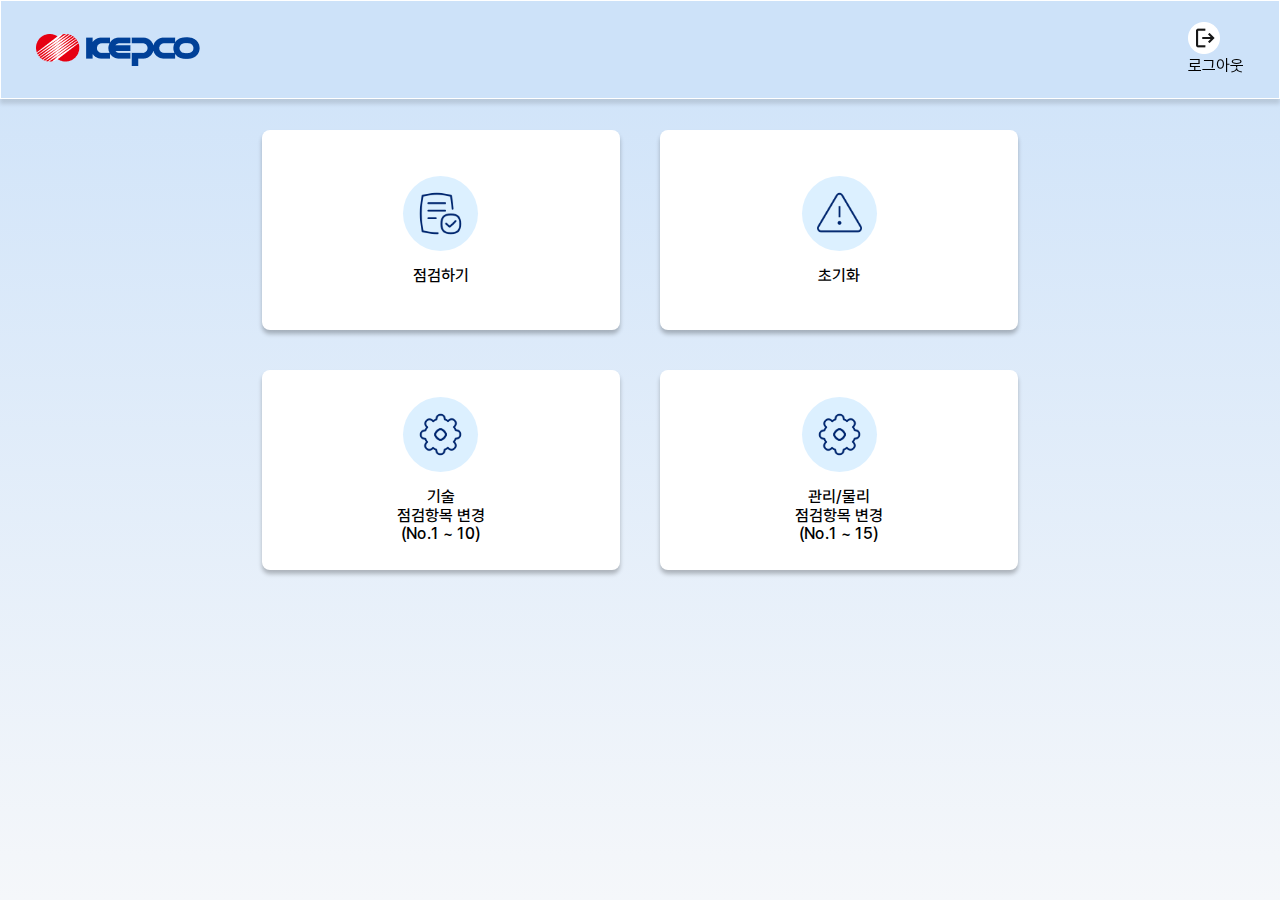
<file: home.html>
<!DOCTYPE html>
<html lang="ko">
<head>
    <meta charset="UTF-8">
    <meta name="viewport" content="width=device-width, initial-scale=1.0">
    <link rel="stylesheet" href="css/home.css">
    <title>Kepco</title>
</head>
<body>
    <div class="wrap">
        <div class="header">
            <div class="logo_box">
                <img src="img/header_logo.png">
            </div>
            <div class="right_box">
                <div class="logout">
                    <img src="img/logout.png" onclick="location.href='index.html'">
                    <p>로그아웃</p>
                </div>
            </div>
        </div>

        <div class="list_wrap">
            <div class="box" onclick="location.href='main.html'">
                <div class="img_box">
                    <img src="img/memo.png" alt="">
                </div>
                <h2>점검하기</h2>
            </div>
            <div class="box" onclick="location.href='index.html'">
                <div class="img_box">
                    <img src="img/warning.png" alt="">
                </div>
                <h2>초기화</h2>
            </div>
            <div class="box" onclick="location.href='index.html'">
                <div class="img_box">
                    <img src="img/setting.png" alt="">
                </div>
                <h2>기술 <br>점검항목 변경<br>(No.1 ~ 10)</h2>
            </div>
            <div class="box" onclick="location.href='setting.html'">
                <div class="img_box">
                    <img src="img/setting.png" alt="">
                </div>
                <h2>관리/물리 <br>점검항목 변경<br>(No.1 ~ 15)</h2>
            </div>
        </div>
    </div>
</body>
</html>
</file>
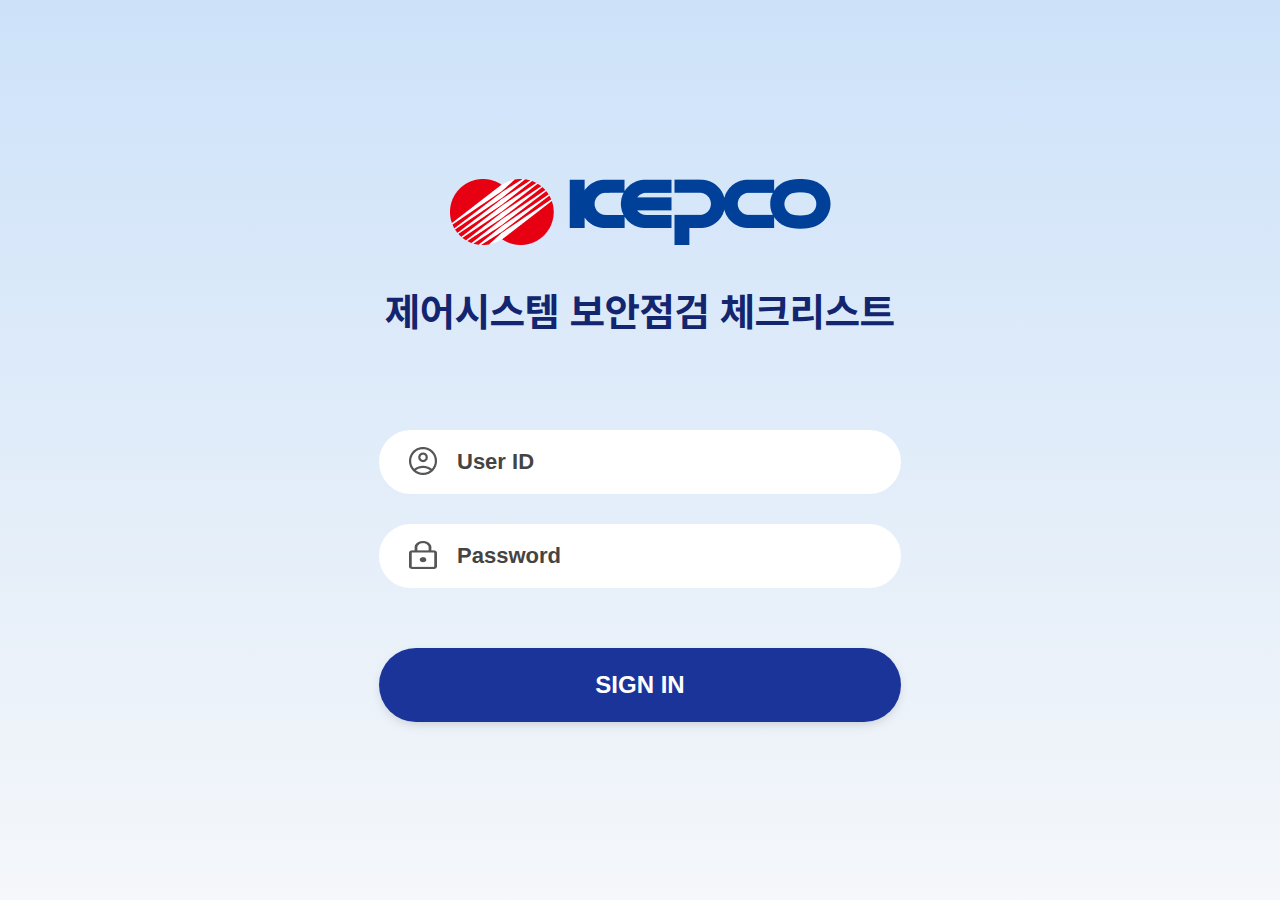
<file: login.html>
<!DOCTYPE html>
<html lang="ko">
<head>
    <meta charset="UTF-8">
    <meta name="viewport" content="width=device-width, initial-scale=1.0">
    <link rel="stylesheet" href="css/login.css">
    <title>Kepco</title>
</head>
<body>
    <div class="wrap">
        <div class="login_box">
            <div class="logo_box">
                <img src="img/logo.png" alt="">
                <h2>제어시스템 보안점검 체크리스트</h2>
            </div>
            <form action="main.html">
                <input type="text" placeholder="User ID" class="id">
                <input type="password" placeholder="Password" class="password">
                <button>SIGN IN</button>
            </form>
        </div>
    </div>
</body>
</html>
</file>
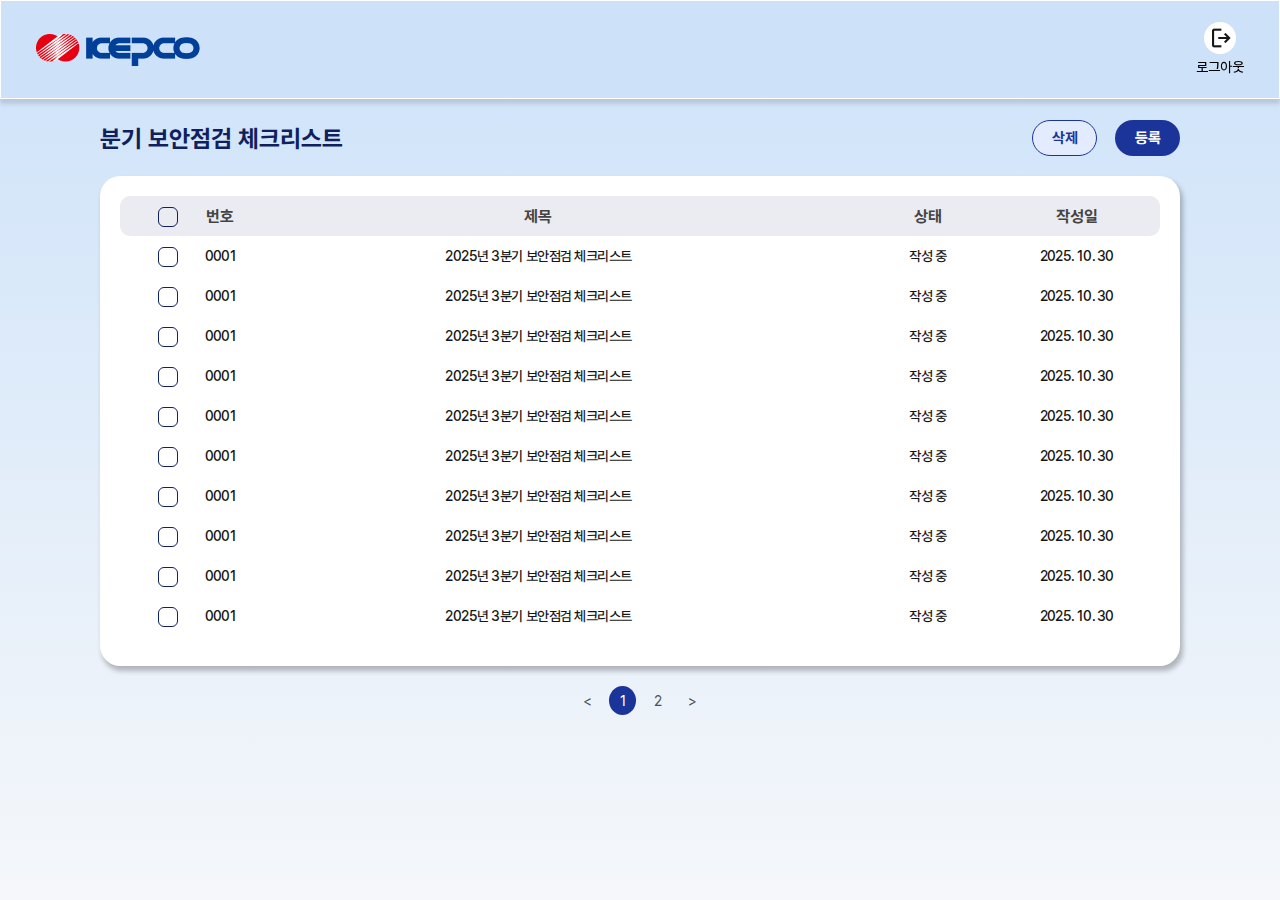
<file: main.html>
<!DOCTYPE html>
<html lang="ko">
<head>
    <meta charset="UTF-8">
    <meta name="viewport" content="width=device-width, initial-scale=1.0">
    <link rel="stylesheet" href="css/main.css">
    <title>Kepco</title>
</head>
<body>
    <div class="wrap">
        <div class="header">
            <div class="logo_box">
                <img src="img/header_logo.png">
            </div>
            <div class="logout_box">
                <img src="img/logout.png">
                <p>로그아웃</p>
            </div>
        </div>
        <div class="list_wrap">
            <div class="list_top">
                <div class="left">
                    <h2>분기 보안점검 체크리스트</h2>
                </div>
                <div class="right">
                    <a href="">삭제</a>
                    <a href="">등록</a>
                </div>
            </div>
            <div class="list_main">
                <table>
                    <tr class="table_head">
                        <th width="40px"><input type="checkbox"></th>
                        <th width="50px">번호</th>
                        <th width="526px">제목</th>
                        <th width="180px">상태</th>
                        <th width="120px">작성일</th>
                    </tr>
                    <tr>
                        <td><input type="checkbox"></td>
                        <td>0001</td>
                        <td>2025년 3분기 보안점검 체크리스트</td>
                        <td>작성 중</td>
                        <td>2025. 10. 30</td>
                    </tr>
                     <tr>
                        <td><input type="checkbox"></td>
                        <td>0001</td>
                        <td>2025년 3분기 보안점검 체크리스트</td>
                        <td>작성 중</td>
                        <td>2025. 10. 30</td>
                    </tr>
                     <tr>
                        <td><input type="checkbox"></td>
                        <td>0001</td>
                        <td>2025년 3분기 보안점검 체크리스트</td>
                        <td>작성 중</td>
                        <td>2025. 10. 30</td>
                    </tr>
                    <tr>
                        <td><input type="checkbox"></td>
                        <td>0001</td>
                        <td>2025년 3분기 보안점검 체크리스트</td>
                        <td>작성 중</td>
                        <td>2025. 10. 30</td>
                    </tr>
                    <tr>
                        <td><input type="checkbox"></td>
                        <td>0001</td>
                        <td>2025년 3분기 보안점검 체크리스트</td>
                        <td>작성 중</td>
                        <td>2025. 10. 30</td>
                    </tr>
                    <tr>
                        <td><input type="checkbox"></td>
                        <td>0001</td>
                        <td>2025년 3분기 보안점검 체크리스트</td>
                        <td>작성 중</td>
                        <td>2025. 10. 30</td>
                    </tr>
                    <tr>
                        <td><input type="checkbox"></td>
                        <td>0001</td>
                        <td>2025년 3분기 보안점검 체크리스트</td>
                        <td>작성 중</td>
                        <td>2025. 10. 30</td>
                    </tr>
                    <tr>
                        <td><input type="checkbox"></td>
                        <td>0001</td>
                        <td>2025년 3분기 보안점검 체크리스트</td>
                        <td>작성 중</td>
                        <td>2025. 10. 30</td>
                    </tr>
                    <tr>
                        <td><input type="checkbox"></td>
                        <td>0001</td>
                        <td>2025년 3분기 보안점검 체크리스트</td>
                        <td>작성 중</td>
                        <td>2025. 10. 30</td>
                    </tr>
                    <tr>
                        <td><input type="checkbox"></td>
                        <td>0001</td>
                        <td>2025년 3분기 보안점검 체크리스트</td>
                        <td>작성 중</td>
                        <td>2025. 10. 30</td>
                    </tr>
                </table>
            </div>
            <div class="list_btm">
                <a href="" class="prev"><</a>
                <a href="" class="pageNo active">1</a>
                <a href="" class="pageNo">2</a>
                <a href="" class="next">></a>
            </div>
        </div>
    </div>
</body>
</html>
</file>
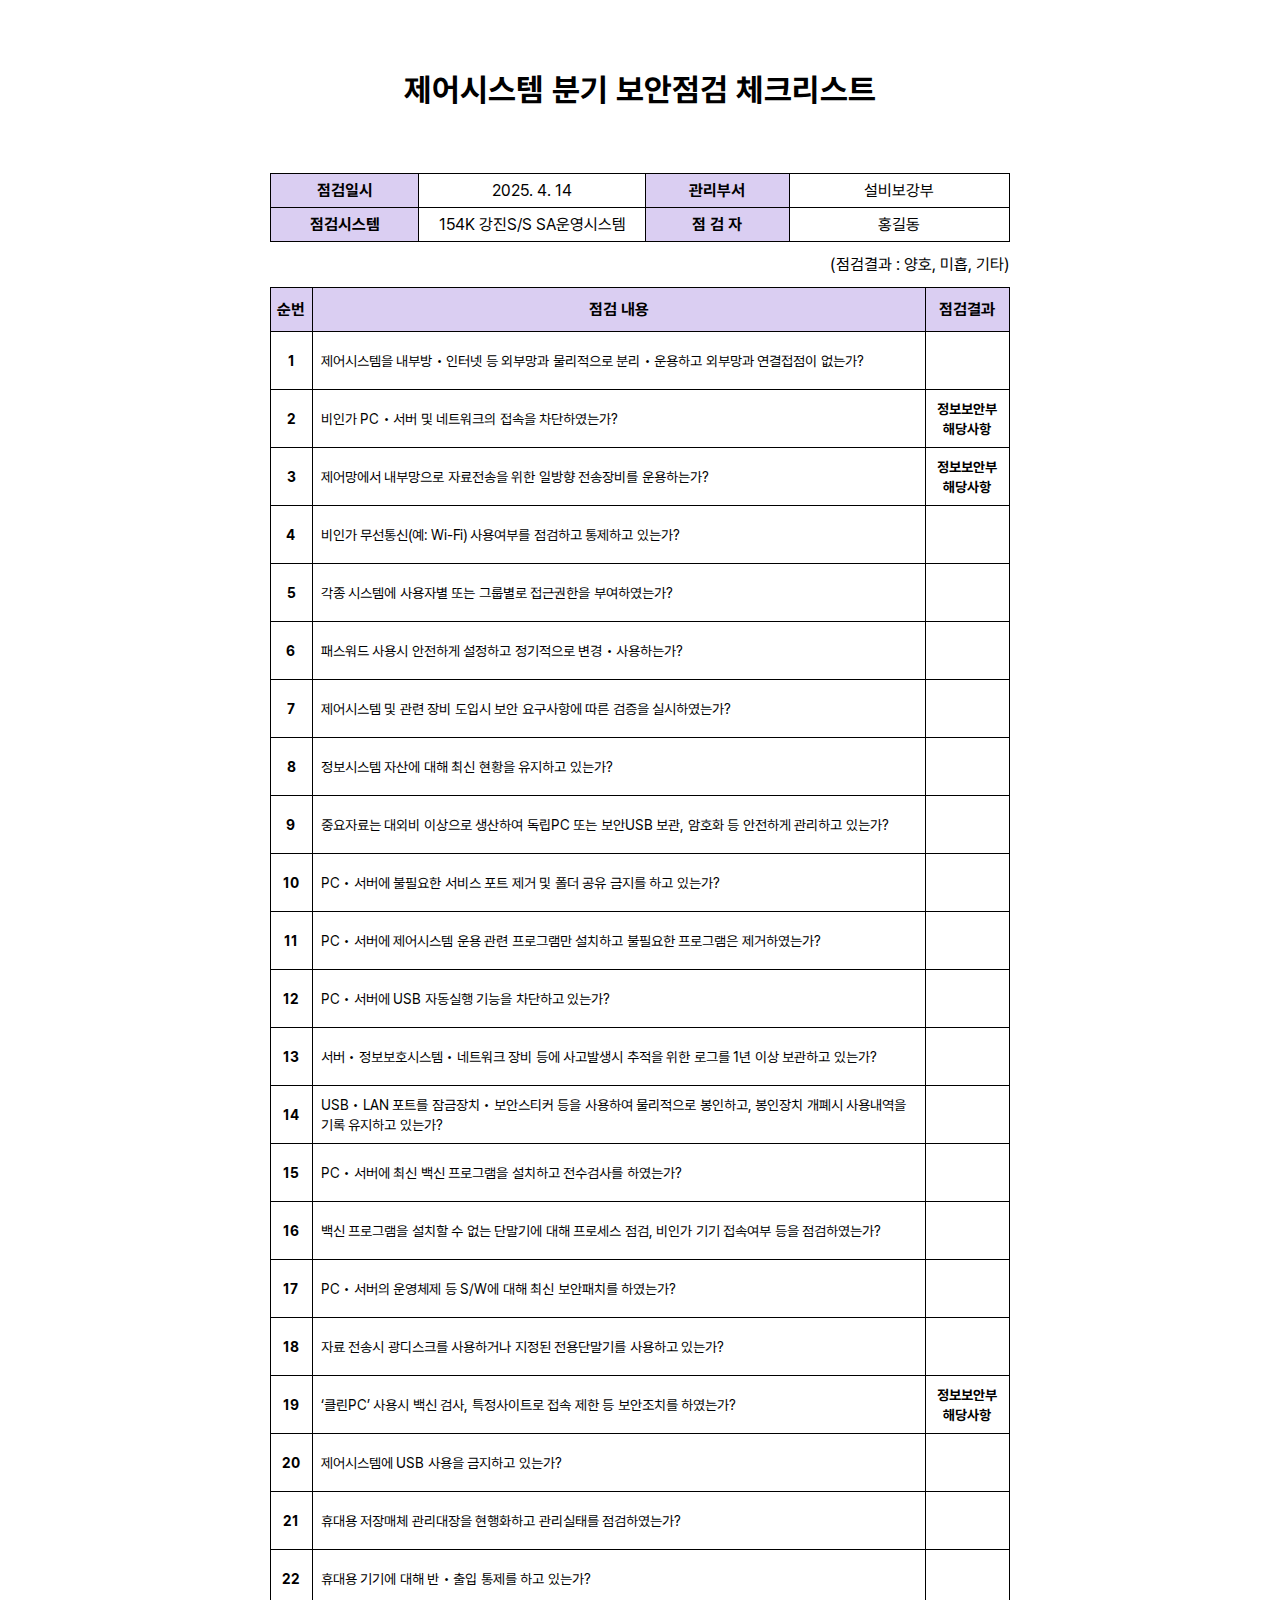
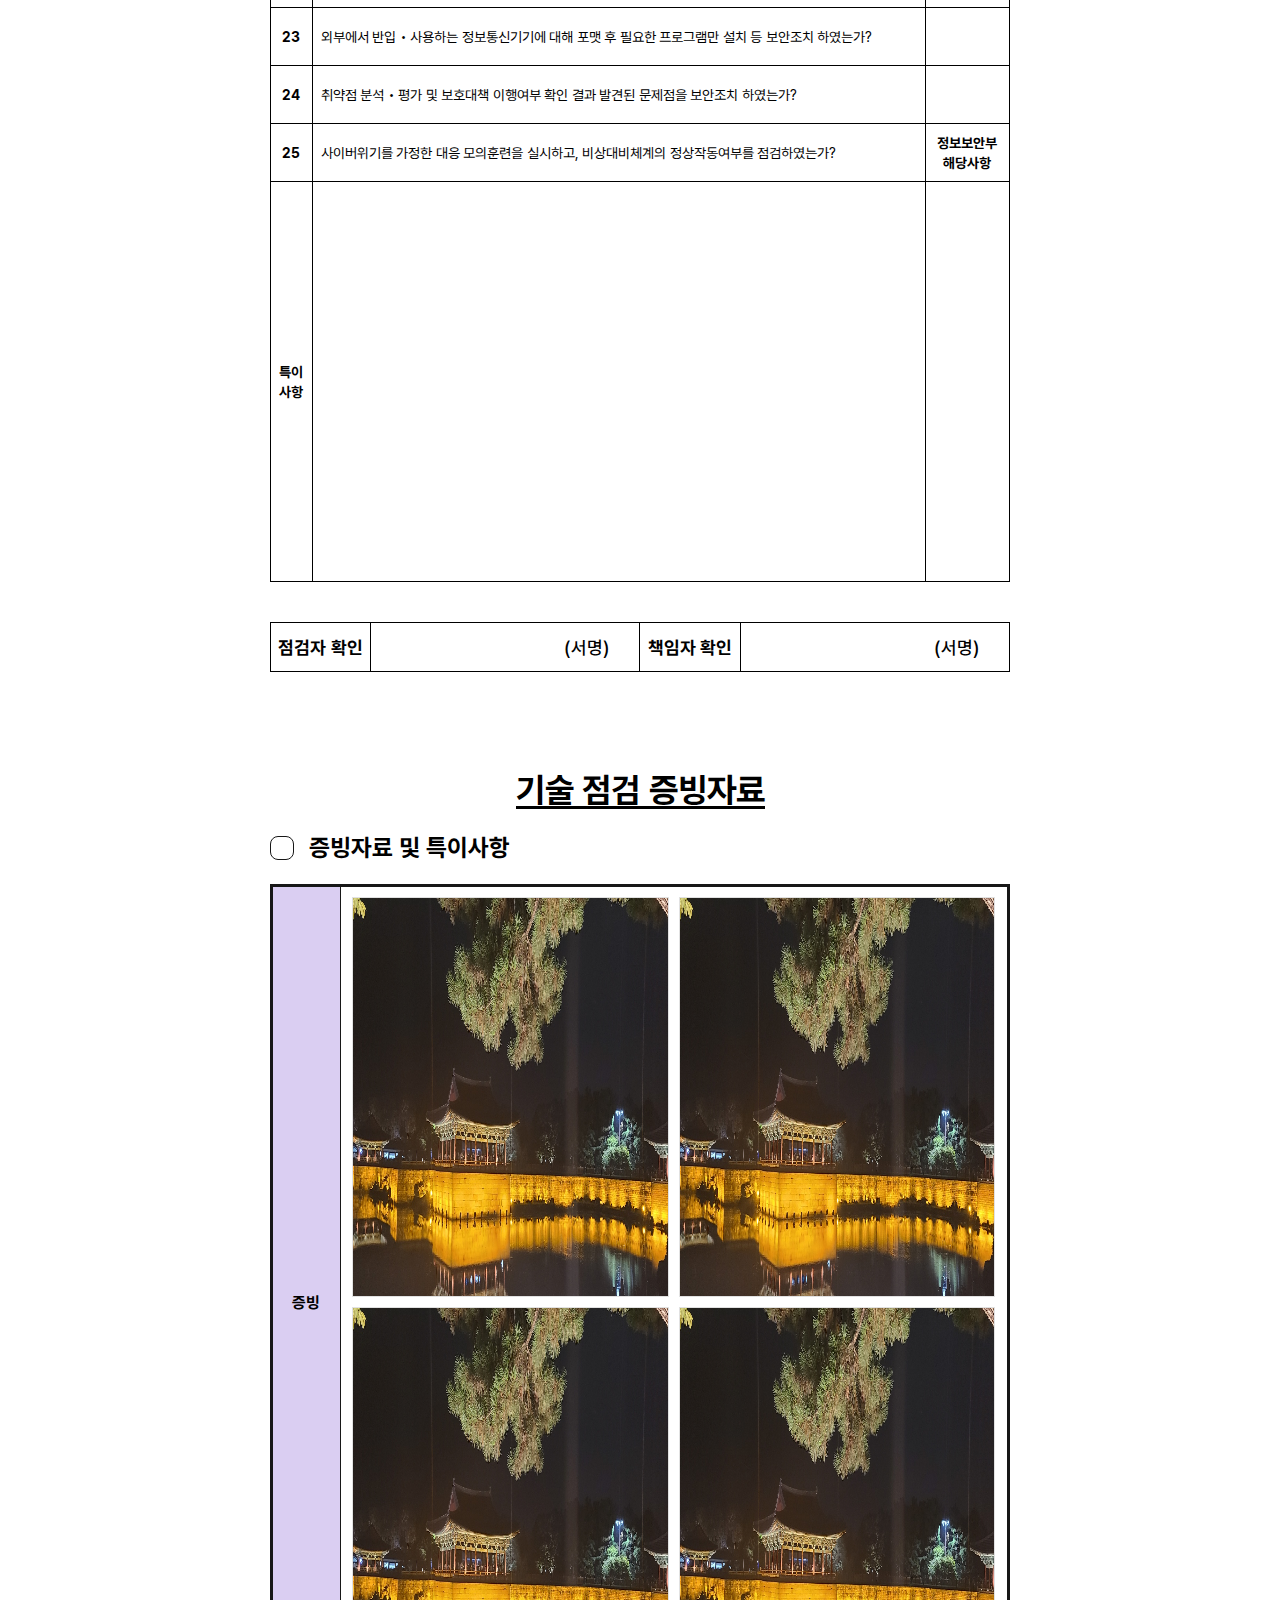
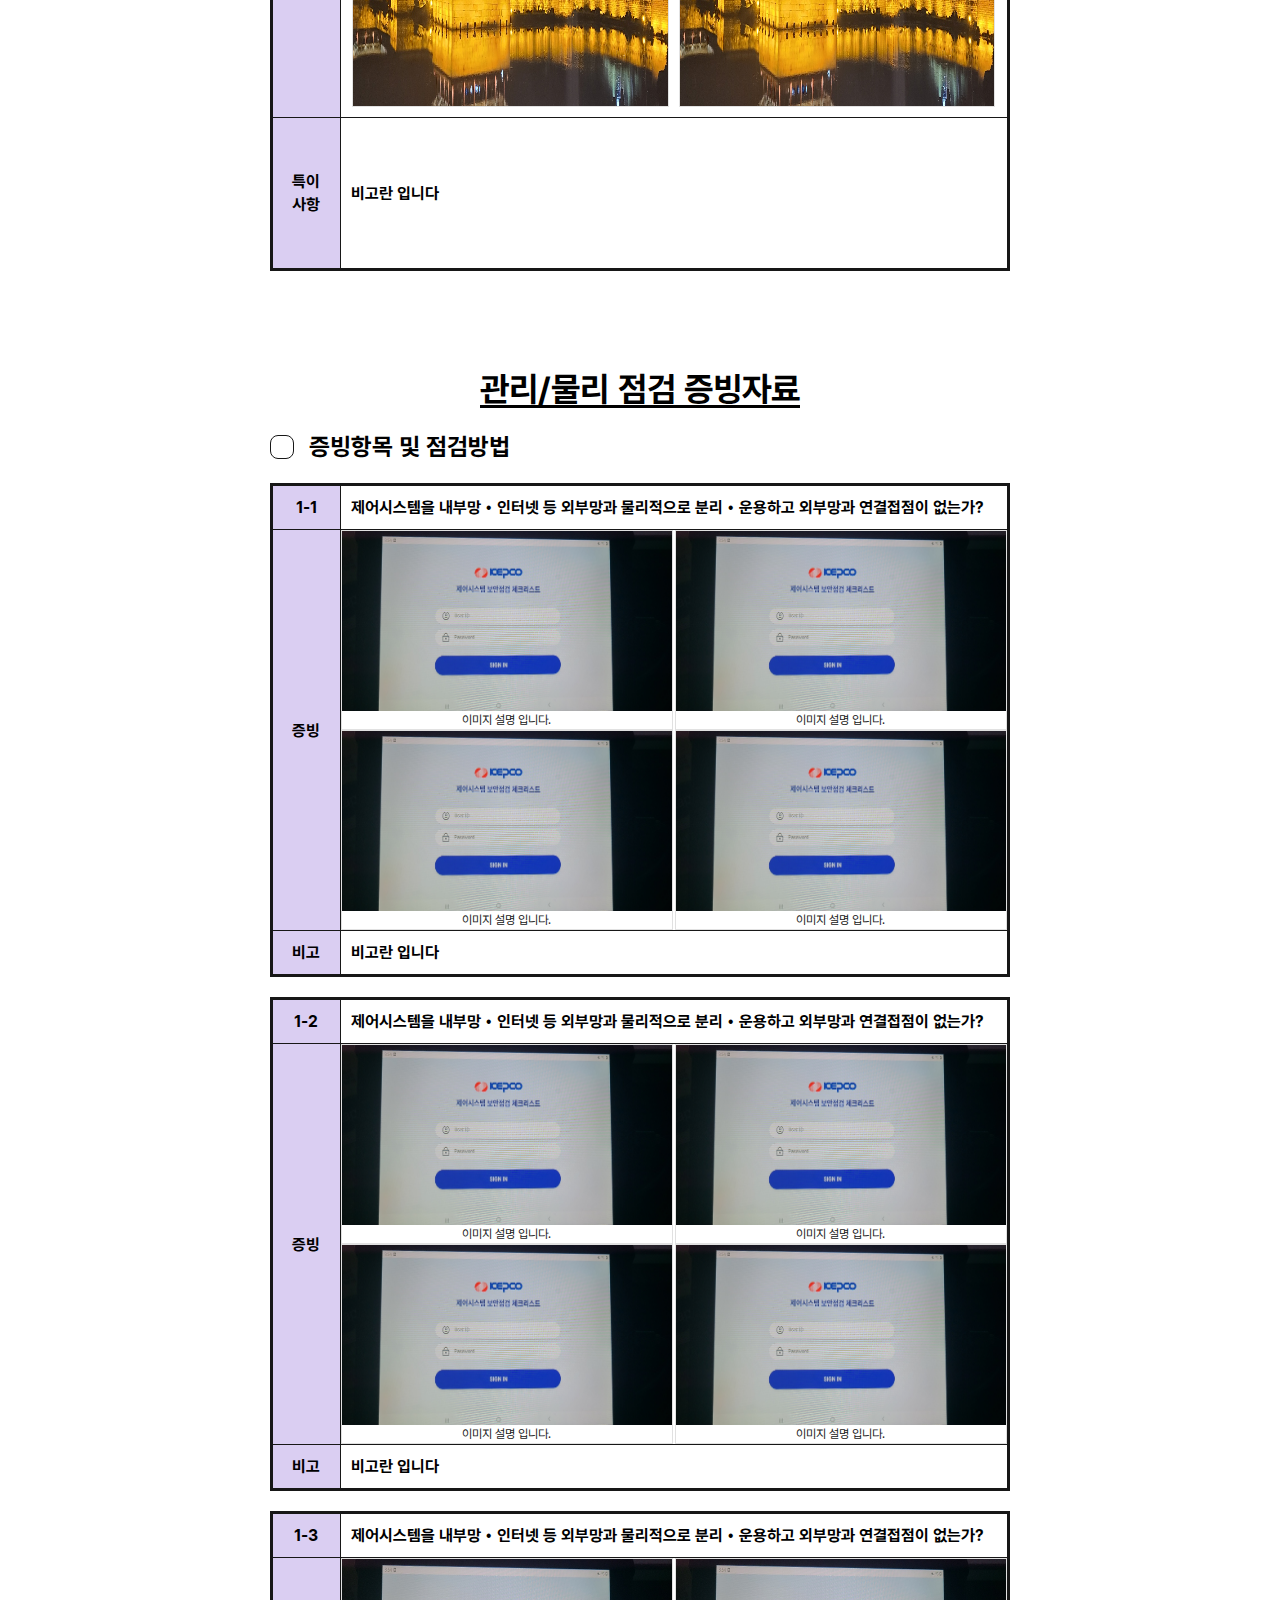
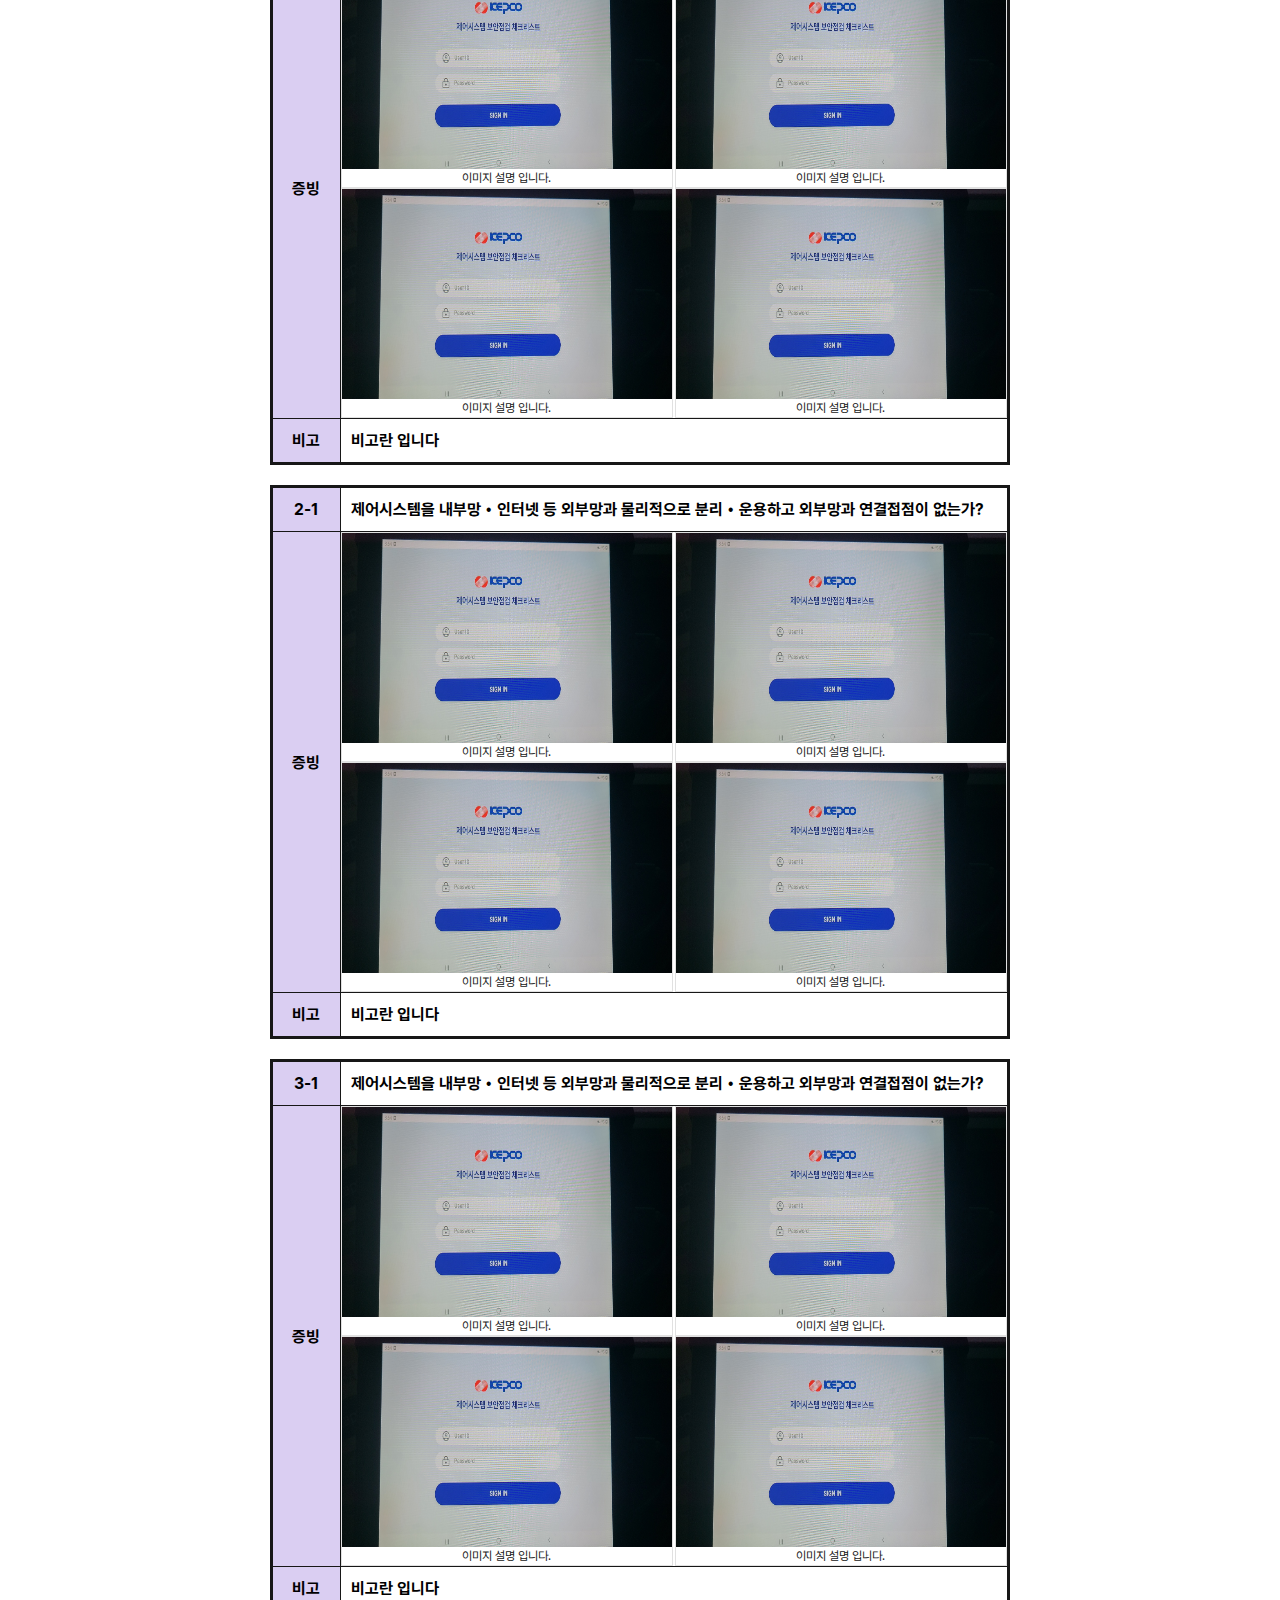
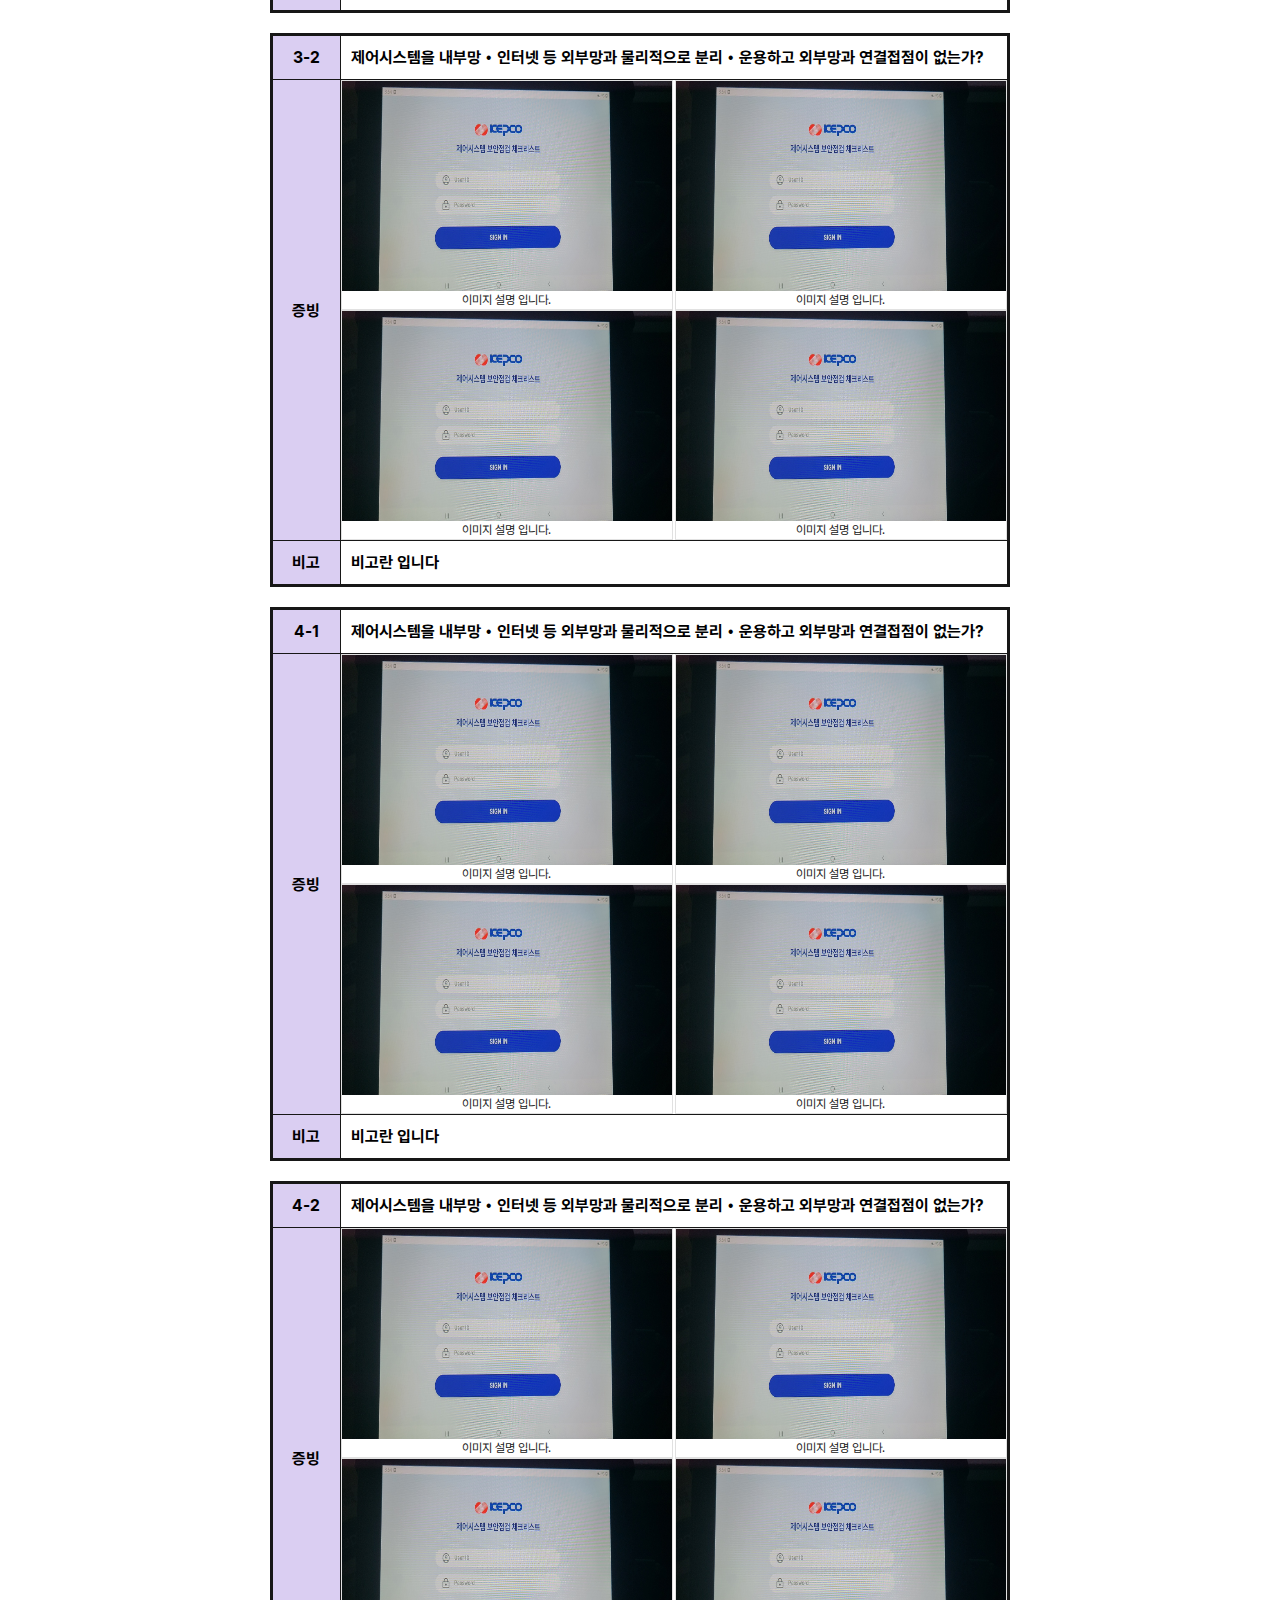
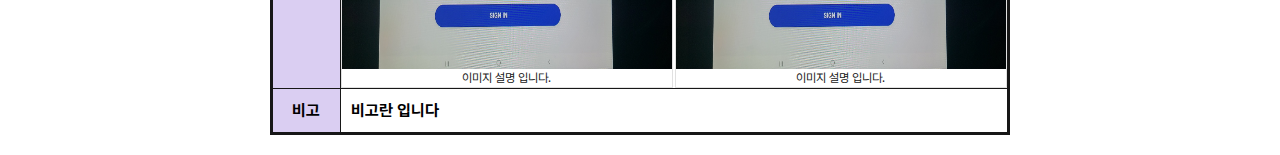
<file: pdf.html>
<!DOCTYPE html>
<html lang="ko">
<head>
    <meta charset="UTF-8">
    <meta name="viewport" content="width=device-width, initial-scale=1.0">
    <link rel="stylesheet" href="css/pdf.css">
    <title>Kepco</title>
</head>
<body>
     <div class="report-page">
        <div class="report-content">
            <h2 class="title">제어시스템 분기 보안점검 체크리스트</h2>

            <table class="head_table">
                 <tr>
                    <th>점검일시</th>
                    <td>2025. 4. 14</td>
                    <th>관리부서</th>
                    <td>설비보강부</td>
                 </tr>
                 <tr>
                    <th>점검시스템</th>
                    <td>154K 강진S/S SA운영시스템</td>
                    <th>점 검 자</th>
                    <td>홍길동</td>
                 </tr>
            </table>

            <h2 class="result">(점검결과 : 양호, 미흡, 기타)</h2>

            <table class="content_table">
                  <tr>
                    <th width="46px">순번</th>
                    <th width="796px">점검 내용</th>
                    <th width="92">점검결과</th>
                  </tr>
                  <tr>
                    <td>1</td>
                    <td>제어시스템을 내부방 • 인터넷 등 외부망과 물리적으로 분리 • 운용하고 외부망과 연결접점이 없는가?</td>
                    <td></td>
                  </tr>
                  <tr>
                    <td>2</td>
                    <td>비인가 PC • 서버 및 네트워크의 접속을 차단하였는가?</td>
                    <td>정보보안부 해당사항</td>
                  </tr>
                  <tr>
                    <td>3</td>
                    <td>제어망에서 내부망으로 자료전송을 위한 일방향 전송장비를 운용하는가?</td>
                    <td>정보보안부 해당사항</td>
                  </tr>
                  <tr>
                    <td>4</td>
                    <td>비인가 무선통신(예: Wi-Fi) 사용여부를 점검하고 통제하고 있는가?</td>
                    <td></td>
                  </tr>
                  <tr>
                    <td>5</td>
                    <td>각종 시스템에 사용자별 또는 그룹별로 접근권한을 부여하였는가?</td>
                    <td></td>
                  </tr>
                  <tr>
                    <td>6</td>
                    <td>패스워드 사용시 안전하게 설정하고 정기적으로 변경 • 사용하는가?</td>
                    <td></td>
                  </tr>
                  <tr>
                    <td>7</td>
                    <td>제어시스템 및 관련 장비 도입시 보안 요구사항에 따른 검증을 실시하였는가?</td>
                    <td></td>
                  </tr>
                  <tr>
                    <td>8</td>
                    <td>정보시스템 자산에 대해 최신 현황을 유지하고 있는가?</td>
                    <td></td>
                  </tr>
                  <tr>
                    <td>9</td>
                    <td>중요자료는 대외비 이상으로 생산하여 독립PC 또는 보안USB 보관, 암호화 등 안전하게 관리하고 있는가?</td>
                    <td></td>
                  </tr>
                  <tr>
                    <td>10</td>
                    <td>PC • 서버에 불필요한 서비스 포트 제거 및 폴더 공유 금지를 하고 있는가?</td>
                    <td></td>
                  </tr>
                  <tr>
                    <td>11</td>
                    <td>PC • 서버에 제어시스템 운용 관련 프로그램만 설치하고 불필요한 프로그램은 제거하였는가?</td>
                    <td></td>
                  </tr>
                  <tr>
                    <td>12</td>
                    <td>PC • 서버에 USB 자동실행 기능을 차단하고 있는가?</td>
                    <td></td>
                  </tr>
                  <tr>
                    <td>13</td>
                    <td>서버 • 정보보호시스템 • 네트워크 장비 등에 사고발생시 추적을 위한 로그를 1년 이상 보관하고 있는가?</td>
                    <td></td>
                  </tr>
                  <tr>
                    <td>14</td>
                    <td>USB • LAN 포트를 잠금장치 • 보안스티커 등을 사용하여 물리적으로 봉인하고, 봉인장치 개폐시 사용내역을 기록 유지하고 있는가?</td>
                    <td></td>
                  </tr>
                  <tr class="force-new-page">
                    <td>15</td>
                    <td>PC • 서버에 최신 백신 프로그램을 설치하고 전수검사를 하였는가?</td>
                    <td></td>
                  </tr>
                  <tr>
                    <td>16</td>
                    <td>백신 프로그램을 설치할 수 없는 단말기에 대해 프로세스 점검, 비인가 기기 접속여부 등을 점검하였는가?</td>
                    <td></td>
                  </tr>
                  <tr>
                    <td>17</td>
                    <td>PC • 서버의 운영체제 등 S/W에 대해 최신 보안패치를 하였는가?</td>
                    <td></td>
                  </tr>
                  <tr>
                    <td>18</td>
                    <td>자료 전송시 광디스크를 사용하거나 지정된 전용단말기를 사용하고 있는가? </td>
                    <td></td>
                  </tr>
                  <tr>
                    <td>19</td>
                    <td>‘클린PC’ 사용시 백신 검사, 특정사이트로 접속 제한 등 보안조치를 하였는가?</td>
                    <td>정보보안부 해당사항</td>
                  </tr>
                  <tr>
                    <td>20</td>
                    <td>제어시스템에 USB 사용을 금지하고 있는가?</td>
                    <td></td>
                  </tr>
                  <tr>
                    <td>21</td>
                    <td>휴대용 저장매체 관리대장을 현행화하고 관리실태를 점검하였는가?</td>
                    <td></td>
                  </tr>
                  <tr>
                    <td>22</td>
                    <td>휴대용 기기에 대해 반 • 출입 통제를 하고 있는가?</td>
                    <td></td>
                  </tr>
                  <tr>
                    <td>23</td>
                    <td>외부에서 반입 • 사용하는 정보통신기기에 대해 포맷 후 필요한 프로그램만 설치 등 보안조치 하였는가?</td>
                    <td></td>
                  </tr>
                  <tr>
                    <td>24</td>
                    <td>취약점 분석  •  평가 및 보호대책 이행여부 확인 결과 발견된 문제점을 보안조치 하였는가?</td>
                    <td></td>
                  </tr>
                  <tr>
                    <td>25</td>
                    <td>사이버위기를 가정한 대응 모의훈련을 실시하고, 비상대비체계의 정상작동여부를 점검하였는가?</td>
                    <td>정보보안부 해당사항</td>
                  </tr>
                  <tr>
                    <td>특이<br>사항</td>
                    <td></td>
                    <td></td>
                  </tr>
            </table>
            
            <table class="sign_table">
                <tr>
                    <th>점검자 확인</th>
                    <td>(서명)</td>
                    <th>책임자 확인</th>
                    <td>(서명)</td>
                </tr>
            </table>

            <div class="report-evidence">
                <h2>기술 점검 증빙자료</h2>

                <h3><span></span>증빙자료 및 특이사항</h3>
                <div class="step2_evidence">
                    <dl>
                        <dt>증빙</dt>
                        <dd class="photo_box">
                            <div class="box">
                                <img src="img/dummy.jpg" alt="">
                            </div>
                            <div class="box">
                                <img src="img/dummy.jpg" alt="">
                            </div>
                            <div class="box">
                                <img src="img/dummy.jpg" alt="">
                            </div>
                            <div class="box">
                                <img src="img/dummy.jpg" alt="">
                            </div>
                        </dd>
                    </dl>
                    <dl class="remark_box">
                        <dt>특이<br>사항</dt>
                        <dd>비고란 입니다</dd>
                    </dl>
                </div>
            </div>

            <div class="report-evidence type2">
                <h2>관리/물리 점검 증빙자료</h2>

                <h3><span></span>증빙항목 및 점검방법</h3>

                <div class="step1_evidence">
                    <dl>
                        <dt>1-1</dt>
                        <dd>제어시스템을 내부망 • 인터넷 등 외부망과 물리적으로 분리 • 운용하고 외부망과 연결접점이 없는가?</dd>
                    </dl>
                    <dl>
                        <dt>증빙</dt>
                        <dd class="photo_box">
                            <div class="box">
                                <img src="img/dummy02.jpg" alt="" style="height: 180px;">
                                <h4>이미지 설명 입니다.</h4>
                            </div>
                            <div class="box">
                                <img src="img/dummy02.jpg" alt="" style="height: 180px;">
                                <h4>이미지 설명 입니다.</h4>
                            </div>
                            <div class="box">
                                <img src="img/dummy02.jpg" alt="" style="height: 180px;">
                                <h4>이미지 설명 입니다.</h4>
                            </div>
                            <div class="box">
                                <img src="img/dummy02.jpg" alt="" style="height: 180px;">
                                <h4>이미지 설명 입니다.</h4>
                            </div>
                        </dd>
                    </dl>
                    <dl>
                        <dt>비고</dt>
                        <dd>비고란 입니다</dd>
                    </dl>
                </div>

                <div class="step1_evidence block-no-split">
                    <dl>
                        <dt>1-2</dt>
                        <dd>제어시스템을 내부망 • 인터넷 등 외부망과 물리적으로 분리 • 운용하고 외부망과 연결접점이 없는가?</dd>
                    </dl>
                    <dl>
                        <dt>증빙</dt>
                        <dd class="photo_box">
                            <div class="box">
                                <img src="img/dummy02.jpg" alt="" style="height: 180px;">
                                <h4>이미지 설명 입니다.</h4>
                            </div>
                            <div class="box">
                                <img src="img/dummy02.jpg" alt="" style="height: 180px;">
                                <h4>이미지 설명 입니다.</h4>
                            </div>
                            <div class="box">
                                <img src="img/dummy02.jpg" alt="" style="height: 180px;">
                                <h4>이미지 설명 입니다.</h4>
                            </div>
                            <div class="box">
                                <img src="img/dummy02.jpg" alt="" style="height: 180px;">
                                <h4>이미지 설명 입니다.</h4>
                            </div>
                        </dd>
                    </dl>
                    <dl>
                        <dt>비고</dt>
                        <dd>비고란 입니다</dd>
                    </dl>
                </div>

                <div class="step1_evidence">
                    <dl>
                        <dt>1-3</dt>
                        <dd>제어시스템을 내부망 • 인터넷 등 외부망과 물리적으로 분리 • 운용하고 외부망과 연결접점이 없는가?</dd>
                    </dl>
                    <dl>
                        <dt>증빙</dt>
                        <dd class="photo_box">
                            <div class="box">
                                <img src="img/dummy02.jpg" alt="">
                                <h4>이미지 설명 입니다.</h4>
                            </div>
                            <div class="box">
                                <img src="img/dummy02.jpg" alt="">
                                <h4>이미지 설명 입니다.</h4>
                            </div>
                            <div class="box">
                                <img src="img/dummy02.jpg" alt="">
                                <h4>이미지 설명 입니다.</h4>
                            </div>
                            <div class="box">
                                <img src="img/dummy02.jpg" alt="">
                                <h4>이미지 설명 입니다.</h4>
                            </div>
                        </dd>
                    </dl>
                    <dl>
                        <dt>비고</dt>
                        <dd>비고란 입니다</dd>
                    </dl>
                </div>

                <div class="step1_evidence">
                    <dl>
                        <dt>2-1</dt>
                        <dd>제어시스템을 내부망 • 인터넷 등 외부망과 물리적으로 분리 • 운용하고 외부망과 연결접점이 없는가?</dd>
                    </dl>
                    <dl>
                        <dt>증빙</dt>
                        <dd class="photo_box">
                            <div class="box">
                                <img src="img/dummy02.jpg" alt="">
                                <h4>이미지 설명 입니다.</h4>
                            </div>
                            <div class="box">
                                <img src="img/dummy02.jpg" alt="">
                                <h4>이미지 설명 입니다.</h4>
                            </div>
                            <div class="box">
                                <img src="img/dummy02.jpg" alt="">
                                <h4>이미지 설명 입니다.</h4>
                            </div>
                            <div class="box">
                                <img src="img/dummy02.jpg" alt="">
                                <h4>이미지 설명 입니다.</h4>
                            </div>
                        </dd>
                    </dl>
                    <dl>
                        <dt>비고</dt>
                        <dd>비고란 입니다</dd>
                    </dl>
                </div>

                <div class="step1_evidence force-new-page">
                    <dl>
                        <dt>3-1</dt>
                        <dd>제어시스템을 내부망 • 인터넷 등 외부망과 물리적으로 분리 • 운용하고 외부망과 연결접점이 없는가?</dd>
                    </dl>
                    <dl>
                        <dt>증빙</dt>
                        <dd class="photo_box">
                            <div class="box">
                                <img src="img/dummy02.jpg" alt="">
                                <h4>이미지 설명 입니다.</h4>
                            </div>
                            <div class="box">
                                <img src="img/dummy02.jpg" alt="">
                                <h4>이미지 설명 입니다.</h4>
                            </div>
                            <div class="box">
                                <img src="img/dummy02.jpg" alt="">
                                <h4>이미지 설명 입니다.</h4>
                            </div>
                            <div class="box">
                                <img src="img/dummy02.jpg" alt="">
                                <h4>이미지 설명 입니다.</h4>
                            </div>
                        </dd>
                    </dl>
                    <dl>
                        <dt>비고</dt>
                        <dd>비고란 입니다</dd>
                    </dl>
                </div>

                <div class="step1_evidence">
                    <dl>
                        <dt>3-2</dt>
                        <dd>제어시스템을 내부망 • 인터넷 등 외부망과 물리적으로 분리 • 운용하고 외부망과 연결접점이 없는가?</dd>
                    </dl>
                    <dl>
                        <dt>증빙</dt>
                        <dd class="photo_box">
                            <div class="box">
                                <img src="img/dummy02.jpg" alt="">
                                <h4>이미지 설명 입니다.</h4>
                            </div>
                            <div class="box">
                                <img src="img/dummy02.jpg" alt="">
                                <h4>이미지 설명 입니다.</h4>
                            </div>
                            <div class="box">
                                <img src="img/dummy02.jpg" alt="">
                                <h4>이미지 설명 입니다.</h4>
                            </div>
                            <div class="box">
                                <img src="img/dummy02.jpg" alt="">
                                <h4>이미지 설명 입니다.</h4>
                            </div>
                        </dd>
                    </dl>
                    <dl>
                        <dt>비고</dt>
                        <dd>비고란 입니다</dd>
                    </dl>
                </div>

                <div class="step1_evidence force-new-page">
                    <dl>
                        <dt>4-1</dt>
                        <dd>제어시스템을 내부망 • 인터넷 등 외부망과 물리적으로 분리 • 운용하고 외부망과 연결접점이 없는가?</dd>
                    </dl>
                    <dl>
                        <dt>증빙</dt>
                        <dd class="photo_box">
                            <div class="box">
                                <img src="img/dummy02.jpg" alt="">
                                <h4>이미지 설명 입니다.</h4>
                            </div>
                            <div class="box">
                                <img src="img/dummy02.jpg" alt="">
                                <h4>이미지 설명 입니다.</h4>
                            </div>
                            <div class="box">
                                <img src="img/dummy02.jpg" alt="">
                                <h4>이미지 설명 입니다.</h4>
                            </div>
                            <div class="box">
                                <img src="img/dummy02.jpg" alt="">
                                <h4>이미지 설명 입니다.</h4>
                            </div>
                        </dd>
                    </dl>
                    <dl>
                        <dt>비고</dt>
                        <dd>비고란 입니다</dd>
                    </dl>
                </div>
                
                <div class="step1_evidence">
                    <dl>
                        <dt>4-2</dt>
                        <dd>제어시스템을 내부망 • 인터넷 등 외부망과 물리적으로 분리 • 운용하고 외부망과 연결접점이 없는가?</dd>
                    </dl>
                    <dl>
                        <dt>증빙</dt>
                        <dd class="photo_box">
                            <div class="box">
                                <img src="img/dummy02.jpg" alt="">
                                <h4>이미지 설명 입니다.</h4>
                            </div>
                            <div class="box">
                                <img src="img/dummy02.jpg" alt="">
                                <h4>이미지 설명 입니다.</h4>
                            </div>
                            <div class="box">
                                <img src="img/dummy02.jpg" alt="">
                                <h4>이미지 설명 입니다.</h4>
                            </div>
                            <div class="box">
                                <img src="img/dummy02.jpg" alt="">
                                <h4>이미지 설명 입니다.</h4>
                            </div>
                        </dd>
                    </dl>
                    <dl>
                        <dt>비고</dt>
                        <dd>비고란 입니다</dd>
                    </dl>
                </div>

            </div>            
        </div>
     </div>
</body>
</html>
</file>
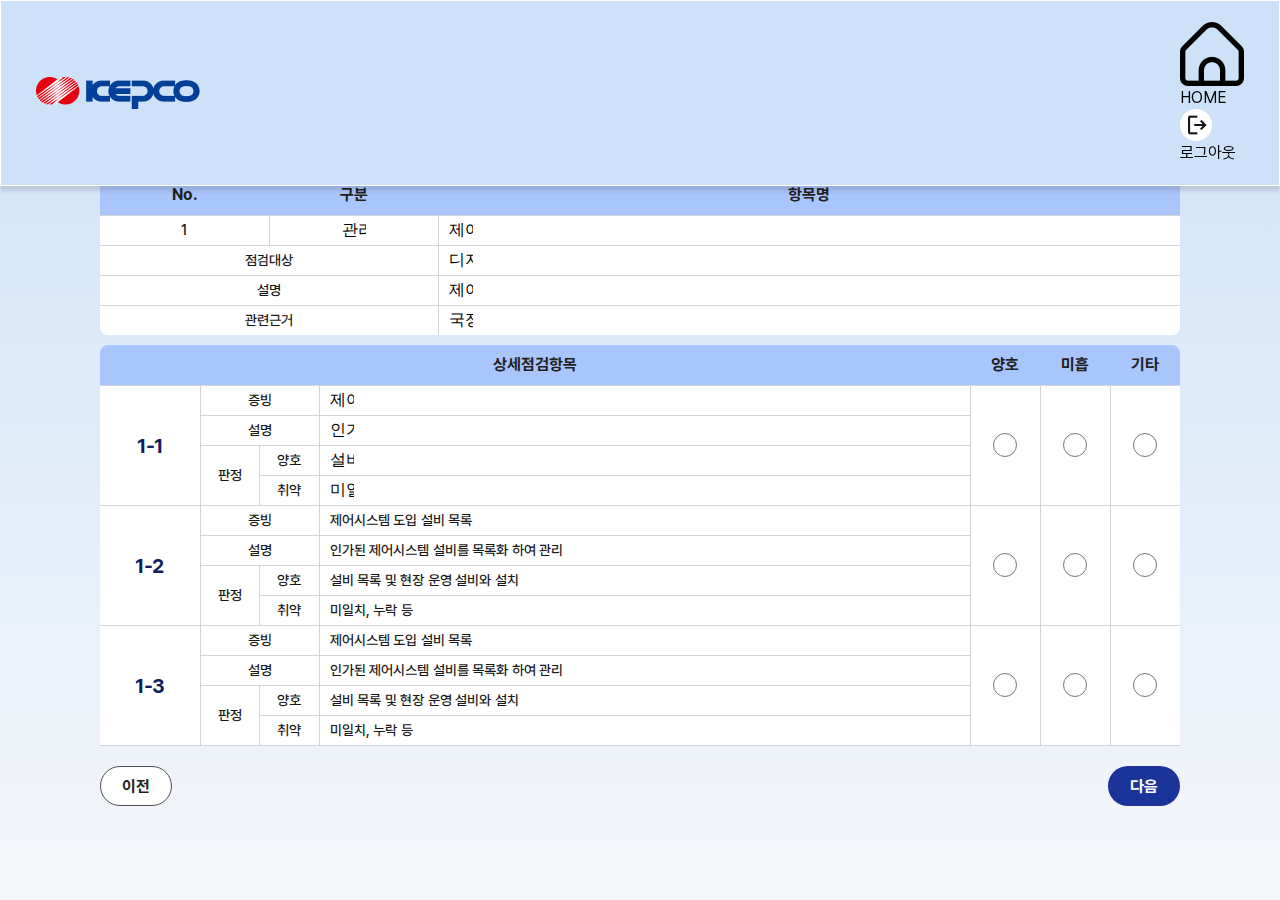
<file: setting.html>
<!DOCTYPE html>
<html lang="ko">
<head>
    <meta charset="UTF-8">
    <meta name="viewport" content="width=device-width, initial-scale=1.0">
    <link rel="stylesheet" href="css/setting.css">
    <title>Kepco</title>
</head>
<body>
    <div class="wrap">
        <div class="header">
            <div class="logo_box">
                <img src="img/header_logo.png">
            </div>
            <div class="right_box">
                <div class="home">
                    <div class="img_box">
                        <img src="img/home.png" onclick="location.href='home.html'">
                    </div>
                    <p>HOME</p>
                </div>
                <div class="logout">
                    <img src="img/logout.png" onclick="location.href='index.html'">
                    <p>로그아웃</p>
                </div>
            </div>
        </div>
        <div class="write_box">
            <div class="top_box">
                <div class="left">
                    <h2>제어시스템 보안점검 체크리스트</h2>
                </div>
                <div class="right select_wrap">
                    <select name="page">
                        <option value="1">1/15</option>
                        <option value="2">2/15</option>
                        <option value="3">3/15</option>
                        <option value="4">4/15</option>
                    </select>
                </div>
            </div>
            

            <div class="main_box">
                <div class="layout_03 layout_04">
                    <div class="check_box">
                        <table>
                            <tr class="layout_03 layout_nav">
                                <th width="150px">No.</th>
                                <th width="150px">구분</th>
                                <th width="658px">항목명</th>
                            </tr>
                            <tr>
                                <td>1</td>
                                <td><input type="text" class="change_input" style="text-align: center;" value="관리" id="category"></td>
                                <td class="align_left"><input type="text" class="change_input" value="제어시스템 및 관련 장비 도입 시 보안 요구사항에 따른 검증을 실시 하였는가?" id="main_question"></td>
                            </tr>
                            <tr>
                                <td colspan="2">점검대상</td>
                                <td class="align_left"><input type="text" class="change_input" value="디지털변전소(SA) 제어시스템" id="target"></td>
                            </tr>
                            <tr>
                                <td colspan="2">설명</td>
                                <td class="align_left"><input type="text" class="change_input" value="제어시스템 도입 시 보안성 검토 등 관련 절차 준수 여부 확인" id="description"></td>
                            </tr>
                            <tr class="not_bor">
                                <td colspan="2">관련근거</td>
                                <td class="align_left"><input type="text" class="change_input" value="국정원 보호대책 이행여부 No.20 / 분기 보안점검 체크리스트 No.7" id="reference_basis"></td>
                            </tr>
                        </table>
                    </div>
                </div>
  
                <div class="layout_04">
                    <div class="check_box">
                        <table>
                            <tr class="layout_03 layout_nav">
                                <th colspan="5">상세점검항목</th>
                                <th>양호</th>
                                <th>미흡</th>
                                <th>기타</th>
                            </tr>
                            <tr>
                                <th rowspan="4" width="100px" class="on_bor">1-1</th>
                                <td colspan="2" width="100px">증빙</td>
                                <td colspan="2" width="547px" class="align_left"><input type="text" class="change_input" value="제어시스템 도입 설비 목록" id=""></td>
                                <td rowspan="4" width="70px"><input type="radio" name="check1-1" id="양호"></td>
                                <td rowspan="4" width="70px"><input type="radio" name="check1-1" id="불량"></td>
                                <td rowspan="4" width="70px" class="not_bor_right"><input type="radio" name="check1-1" id="기타"></td>
                            </tr>
                            <tr>
                                <td colspan="2">설명</td>
                                <td colspan="2" class="align_left"><input type="text" class="change_input" value="인가된 제어시스템 설비를 목록화 하여 관리" id=""></td>
                            </tr>
                            <tr>
                                <td rowspan="2">판정</td>
                                <td>양호</td>
                                <td class="align_left"><input type="text" class="change_input" value="설비 목록 및 현장 운영 설비와 설치" id=""></td>
                            </tr>
                            <tr>
                                <td>취약</td>
                                <td class="align_left"><input type="text" class="change_input" value="미일치, 누락 등" id=""></td>
                            </tr>

                            <tr>
                                <th rowspan="4" width="100px" class="on_bor">1-2</th>
                                <td colspan="2" width="100px">증빙</td>
                                <td colspan="2" width="547px" class="align_left">제어시스템 도입 설비 목록</td>
                                <td rowspan="4" width="70px"><input type="radio" name="check1-1" id="양호" class="check_input"></td>
                                <td rowspan="4" width="70px"><input type="radio" name="check1-1" id="불량" class="check_input"></td>
                                <td rowspan="4" width="70px" class="not_bor_right check_input"><input type="radio" name="check1-1" id="기타"></td>
                            </tr>
                            <tr>
                                <td colspan="2">설명</td>
                                <td colspan="2" class="align_left">인가된 제어시스템 설비를 목록화 하여 관리</td>
                            </tr>
                            <tr>
                                <td rowspan="2">판정</td>
                                <td>양호</td>
                                <td class="align_left">설비 목록 및 현장 운영 설비와 설치</td>
                            </tr>
                            <tr>
                                <td>취약</td>
                                <td class="align_left">미일치, 누락 등</td>
                            </tr>

                            <tr>
                                <th rowspan="4" width="100px" class="on_bor">1-3</th>
                                <td colspan="2" width="100px">증빙</td>
                                <td colspan="2" width="547px" class="align_left">제어시스템 도입 설비 목록</td>
                                <td rowspan="4" width="70px"><input type="radio" name="check1-1" id="양호"></td>
                                <td rowspan="4" width="70px"><input type="radio" name="check1-1" id="불량"></td>
                                <td rowspan="4" width="70px" class="not_bor_right"><input type="radio" name="check1-1" id="기타"></td>
                            </tr>
                            <tr>
                                <td colspan="2">설명</td>
                                <td colspan="2" class="align_left">인가된 제어시스템 설비를 목록화 하여 관리</td>
                            </tr>
                            <tr>
                                <td rowspan="2">판정</td>
                                <td>양호</td>
                                <td class="align_left">설비 목록 및 현장 운영 설비와 설치</td>
                            </tr>
                            <tr>
                                <td>취약</td>
                                <td class="align_left">미일치, 누락 등</td>
                            </tr>
                        </table>
                    </div>
                </div>
            </div>
            <div class="btm_box">
                <a href="">이전</a>
                <a href="">다음</a>
            </div>
        </div>
    </div>
</body>
</html>
</file>
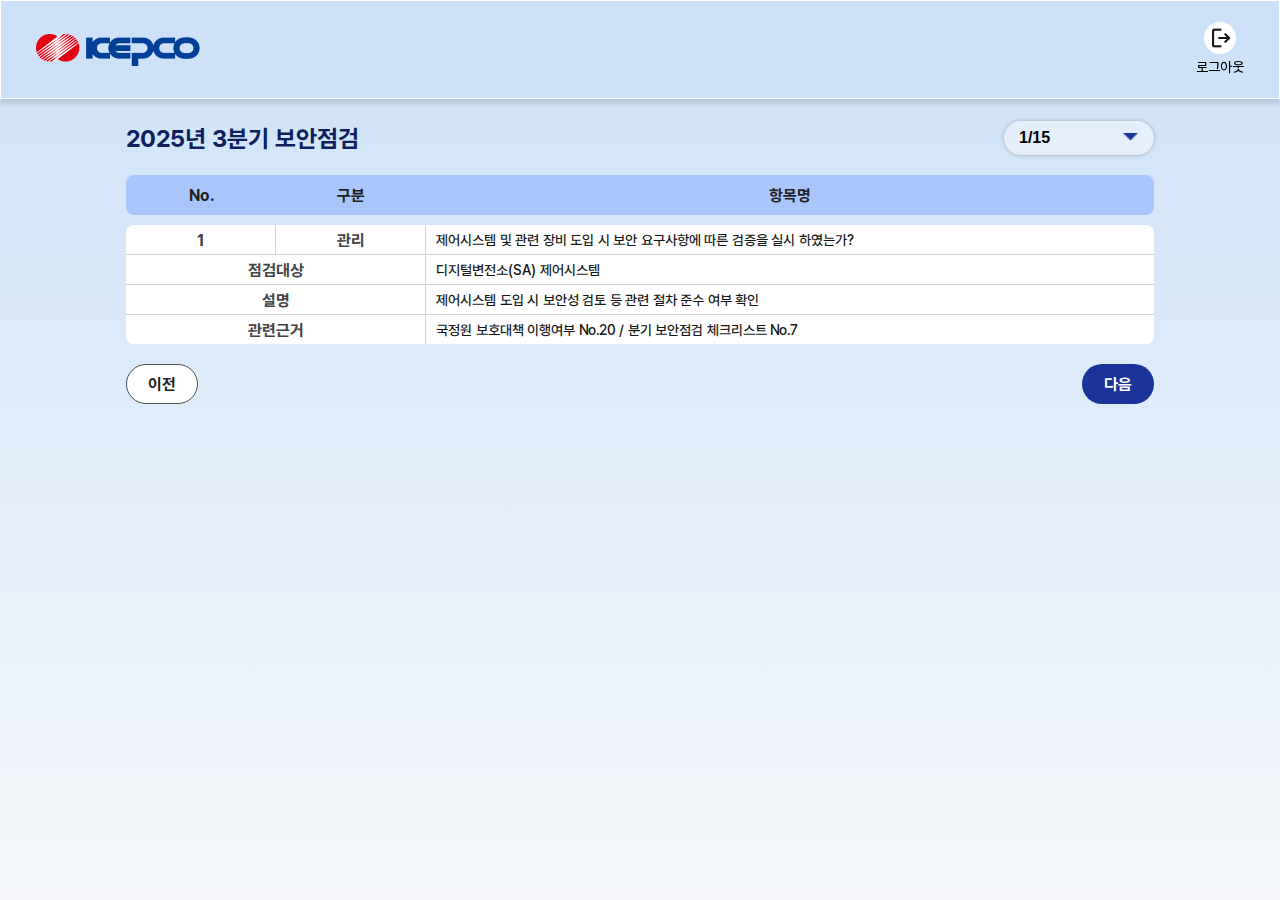
<file: test.html>
<!DOCTYPE html>
<html lang="ko">
<head>
    <meta charset="UTF-8">
    <meta name="viewport" content="width=device-width, initial-scale=1.0">
    <link rel="stylesheet" href="css/write.css">
    <title>Kepco</title>
</head>
<body>
    <div class="wrap">
        <div class="header">
            <div class="logo_box">
                <img src="img/header_logo.png">
            </div>
            <div class="logout_box">
                <img src="img/logout.png" onclick="location.href='login.html'">
                <p>로그아웃</p>
            </div>
        </div>
        <div class="write_box">
            <div class="top_box">
                <div class="left">
                    <h2>2025년 3분기 보안점검</h2>
                </div>
                <div class="right select_wrap">
                    <select name="page">
                        <option value="1">1/15</option>
                        <option value="2">2/15</option>
                        <option value="3">3/15</option>
                        <option value="4">4/15</option>
                    </select>
                </div>
            </div>
            <div class="main_box">
                <div class="layout_01 layout_nav">
                    <p>No.</p>
                    <p>구분</p>
                    <p>항목명</p>
                </div>
                <div class="layout_02">
                    <dl>
                        <dt>
                            <h2>1</h2>
                            <h2>관리</h2>
                        </dt>
                        <dd>제어시스템 및 관련 장비 도입 시 보안 요구사항에 따른 검증을 실시 하였는가?</dd>
                    </dl>
                    <dl>
                        <dt>
                            <h2>점검대상</h2>
                        </dt>
                        <dd>디지털변전소(SA) 제어시스템</dd>
                    </dl>
                    <dl>
                        <dt>
                            <h2>설명</h2>
                        </dt>
                        <dd>제어시스템 도입 시 보안성 검토 등 관련 절차 준수 여부 확인</dd>
                    </dl>
                    <dl>
                        <dt>
                            <h2>관련근거</h2>
                        </dt>
                        <dd>국정원 보호대책 이행여부 No.20 / 분기 보안점검 체크리스트 No.7</dd>
                    </dl>
                </div>
            </div>
            <div class="btm_box">
                <a href="">이전</a>
                <a href="">다음</a>
            </div>
        </div>
    </div>
</body>
</html>
</file>
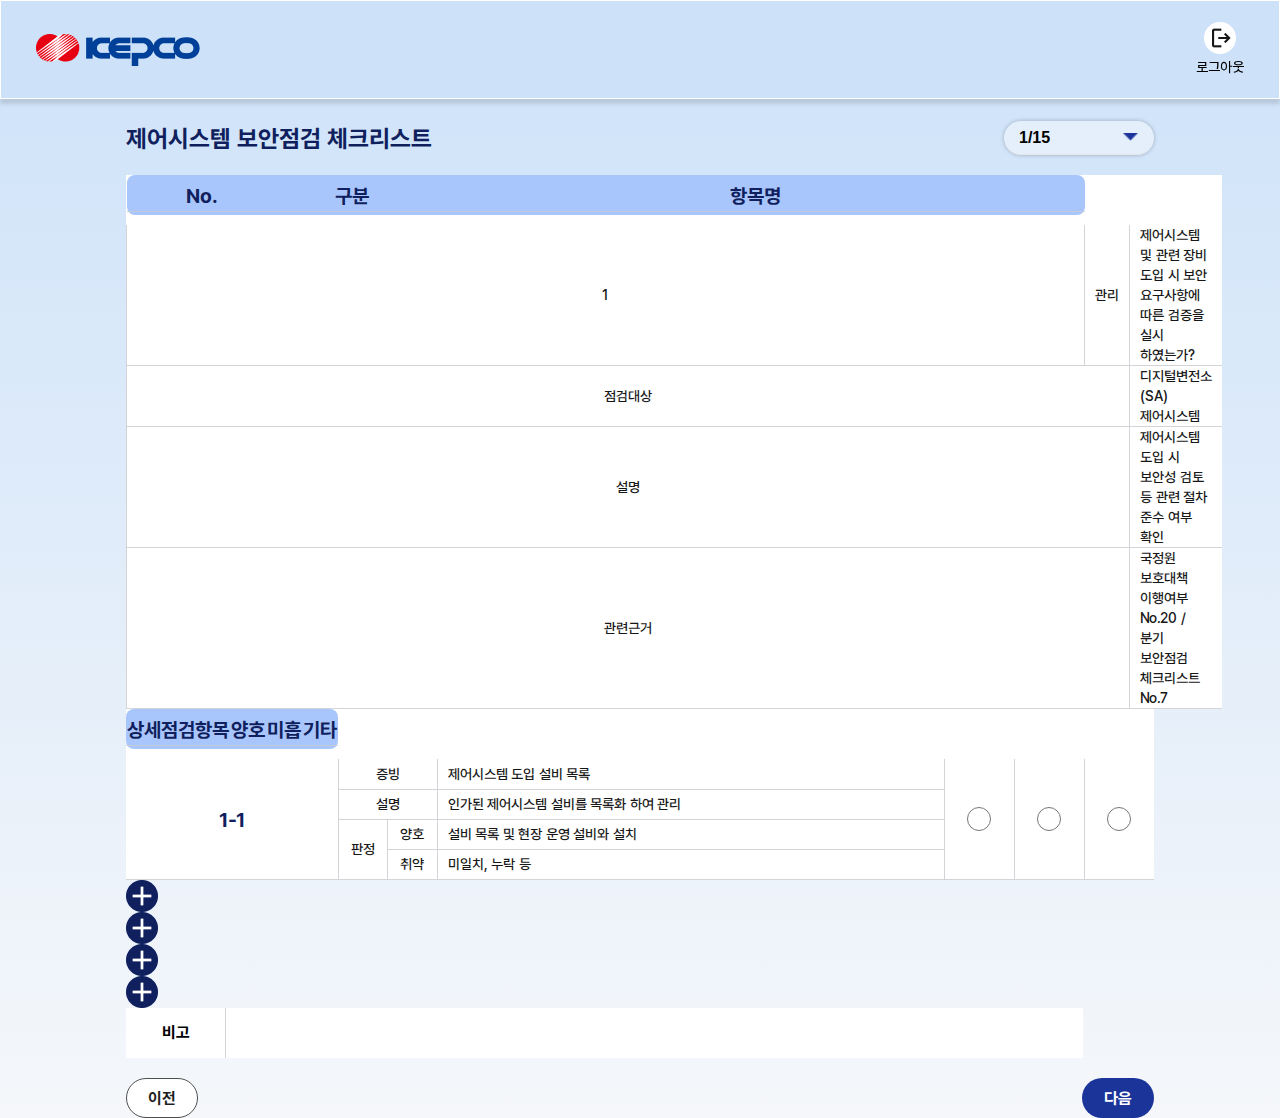
<file: write.html>
<!DOCTYPE html>
<html lang="ko">
<head>
    <meta charset="UTF-8">
    <meta name="viewport" content="width=device-width, initial-scale=1.0">
    <link rel="stylesheet" href="css/write.css">
    <title>Kepco</title>
</head>
<body>
    <div class="wrap">
        <div class="header">
            <div class="logo_box">
                <img src="img/header_logo.png">
            </div>
            <div class="logout_box">
                <img src="img/logout.png" onclick="location.href='index.html'">
                <p>로그아웃</p>
            </div>
        </div>
        <div class="write_box">
            <div class="top_box">
                <div class="left">
                    <h2>제어시스템 보안점검 체크리스트</h2>
                </div>
                <div class="right select_wrap">
                    <select name="page">
                        <option value="1">1/15</option>
                        <option value="2">2/15</option>
                        <option value="3">3/15</option>
                        <option value="4">4/15</option>
                    </select>
                </div>
            </div>
            

            <div class="main_box">
                <div class="layout_03 layout_04">
                    <div class="check_box">
                        <table>
                            <tr class="layout_03 layout_nav">
                                <th width="150px">No.</th>
                                <th width="150px">구분</th>
                                <th width="658px">항목명</th>
                            </tr>
                            <tr>
                                <td>1</td>
                                <td>관리</td>
                                <td class="align_left">제어시스템 및 관련 장비 도입 시 보안 요구사항에 따른 검증을 실시 하였는가?</td>
                            </tr>
                            <tr>
                                <td colspan="2">점검대상</td>
                                <td class="align_left">디지털변전소(SA) 제어시스템</td>
                            </tr>
                            <tr>
                                <td colspan="2">설명</td>
                                <td class="align_left">제어시스템 도입 시 보안성 검토 등 관련 절차 준수 여부 확인</td>
                            </tr>
                            <tr class="not_bor">
                                <td colspan="2">관련근거</td>
                                <td class="align_left">국정원 보호대책 이행여부 No.20 / 분기 보안점검 체크리스트 No.7</td>
                            </tr>
                        </table>
                    </div>
                </div>
  
                <div class="layout_04">
                    <div class="check_box">
                        <table>
                            <tr class="layout_03 layout_nav">
                                <th colspan="5">상세점검항목</th>
                                <th>양호</th>
                                <th>미흡</th>
                                <th>기타</th>
                            </tr>
                            <tr>
                                <th rowspan="4" width="100px" class="on_bor">1-1</th>
                                <td colspan="2" width="100px">증빙</td>
                                <td colspan="2" width="547px" class="align_left">제어시스템 도입 설비 목록</td>
                                <td rowspan="4" width="70px"><input type="radio" name="check1-1" id="양호"></td>
                                <td rowspan="4" width="70px"><input type="radio" name="check1-1" id="불량"></td>
                                <td rowspan="4" width="70px" class="not_bor_right"><input type="radio" name="check1-1" id="기타"></td>
                            </tr>
                            <tr>
                                <td colspan="2">설명</td>
                                <td colspan="2" class="align_left">인가된 제어시스템 설비를 목록화 하여 관리</td>
                            </tr>
                            <tr>
                                <td rowspan="2">판정</td>
                                <td>양호</td>
                                <td class="align_left">설비 목록 및 현장 운영 설비와 설치</td>
                            </tr>
                            <tr>
                                <td>취약</td>
                                <td class="align_left">미일치, 누락 등</td>
                            </tr>
                        </table>

                        <div class="img_box">
                            <div class="box">
                                <img src="img/plus.png" alt="">
                            </div>
                            <div class="box">
                                <img src="img/plus.png" alt="">
                            </div>
                            <div class="box">
                                <img src="img/plus.png" alt="">
                            </div>
                            <div class="box">
                                <img src="img/plus.png" alt="">
                            </div>
                        </div>

                        <div class="etc">
                            <h2>비고</h2><input type="text">
                        </div>
                    </div>
                </div>
            </div>
            <div class="btm_box">
                <a href="">이전</a>
                <a href="">다음</a>
            </div>
        </div>
    </div>
</body>
</html>
</file>
<file: css/home.css>
@charset "utf-8";

@import "common.css";

.list_wrap {
    padding-top: 130px;
    padding-bottom: 30px;
    width: 70%;
    max-width: 1080px;
    margin: 0 auto;
    display: flex;
    flex-wrap: wrap;
    text-align: center;
    justify-content: center;
    gap: 40px;
}

.list_wrap .box {
    width: 40%;
    background: #fff;
    height: 200px;
    border-radius: 8px;
    box-shadow: 0px 4px 4px rgba(0, 0, 0, 0.25);
    display: flex;
    flex-direction: column;
    justify-content: center;
    align-items: center;
    gap: 15px;
}

.list_wrap .box h2 {
    font-size: 16px;
    font-weight: 500;
    line-height: 115%;
}

.list_wrap .box .img_box {
    padding: 15px;
    background-color: #DCF0FF;
    border-radius: 100%;
}

.list_wrap .box .img_box img {
    width: 45px;
    height: 45px;

    filter:
    brightness(0) saturate(100%)
    invert(20%) sepia(90%) saturate(2500%)
    hue-rotate(215deg)
    brightness(50%) contrast(105%);
}
</file>
<file: css/login.css>
@charset "utf-8";

@import "common.css";

.login_box {width: 522px; height: 100vh; margin: 0 auto; display: flex; justify-content: center; flex-direction: column; align-items: center; text-align: center;}

.login_box h2 {font-size: 40px; font-weight: 800; color: #13256F; margin-top: 36px; margin-bottom: 90px;}

.login_box form {width: 100%;}

.login_box form input {width: 100%; height: 64px; border-radius: 50px; background-position: 28px center; padding-left: 76px; font-size: 22px; font-weight: 600; color: #454444; border: 2px solid #FFFFFF;}

.login_box form input:focus {border: 2px solid var(--btnColor);}

.login_box form input::placeholder {color: #454444;}

.login_box form .id {background-image: url("../img/id.png"); background-repeat: no-repeat; margin-bottom: 30px;}

.login_box form .password {background-image: url("../img/password.png"); background-repeat: no-repeat;}

.login_box form button {font-size: 24px; font-weight: bold; color: #FFFFFF; height: 74px; width: 100%; border-radius: 50px; background-color: var(--btnColor); margin-top: 60px; border: 0; box-shadow: 0 4px 13.1px -5px rgba(0, 0, 0, 0.25);}
</file>
<file: css/main.css>
@charset "utf-8";

@import "common.css";

.list_wrap {padding-top: 120px; width: 93%; max-width: 1080px; margin: 0 auto;}

.list_top {display: flex; justify-content: space-between; align-items: center;}

.list_top .left h2 {font-size: 24px; font-weight: bold; line-height: 150%; color: #101F5D;}

.list_top .right {display: flex; justify-content: space-between; align-items: center; gap: 18px;}

.list_top .right a {font-size: 15px; font-weight: 600; line-height: 150%; width: 64.8px; height: 36px; display: flex; align-items: center; justify-content: center; border-radius: 900px;}
.list_top .right a:first-child {color: #1B349A; border: 1px solid #1B349A; background: #E2ECFE;}
.list_top .right a:last-child {color: #FFFFFF; background: #1B349A;}

.list_main {background: #FFFFFF; height: 490px; margin-top: 20px; border-radius: 20.2px; padding: 20px; box-shadow: 2.02px 4.04px 5.05px rgba(0, 0, 0, 0.25);}

.list_main table{width: 100%;}
.list_main table .table_head {background: #EBECF2;}

.list_main table .table_head th {height: 40px; font-size: 16px; font-weight: 600; color: #454444;}
.list_main table .table_head th:first-child {padding-left: 35px; border-radius: 10px 0 0 10px;}
.list_main table .table_head th:last-child {padding-right: 35px; border-radius: 0 10px 10px 0;}

.list_main table td {text-align: center; height: 40px; font-size: 14px; font-weight: 500; color: #171717; letter-spacing: -0.04em;}
.list_main table td:first-child {padding-left: 35px;}
.list_main table td:last-child {padding-right: 35px;}

input[type="checkbox"]{appearance: none;width: 20px;height: 20px;border: 1px solid #101F5D; border-radius: 6px;outline: none;cursor: pointer;position: relative;margin-right: 10px; font-family: 'Pretendard';}
input[type="checkbox"]:checked {background-color: #1B349A;}
input[type="checkbox"]:checked::after {content: '✓'; color: #fff; font-size: 14px; position: absolute; top: 50%;left: 50%;transform: translate(-50%, -50%);line-height: 1; /* 필요에 따라 추가 */}

.list_btm {display: flex; justify-content: center; align-items: center; margin-top: 20px; padding-bottom: 20px; gap: 8px; font-size: 14px; font-weight: 400;}
.list_btm a {width: 27px; height: 29px; display: flex; justify-content: center; align-items: center; color: #4D4E4F;}

.list_btm .active {border-radius: 50%; background: #1B349A; color: #fff; }

@media (max-height: 650px) {
    .list_main table .table_head th:first-child {padding-left: 10px;}
    .list_main table td:first-child {padding-left: 10px;}
    .list_main table .table_head th:last-child {padding-right: 10px;}
    .list_main table td:last-child {padding-right: 10px;}
    .list_top .left h2 {font-size: 18px;}
    .list_top .right {gap: 10px;}
    .list_main table .table_head th {font-size: 14px;}
    .list_main table td {font-size: 12px;}
}

@media (max-width: 900px) {
    .list_main table .table_head th:first-child {padding-left: 10px;}
    .list_main table td:first-child {padding-left: 10px;}
    .list_main table .table_head th:last-child {padding-right: 10px;}
    .list_main table td:last-child {padding-right: 10px;}
    .list_top .left h2 {font-size: 18px;}
    .list_top .right {gap: 10px;}
    .list_main table .table_head th {font-size: 14px;}
    .list_main table td {font-size: 12px;}
}
</file>
<file: css/pdf.css>
@charset "utf-8";

@import "common.css";

@page {
    size: A4;
    margin: 15mm;
}

.report-page {
    width: 794px;
    margin: 0 auto;
}

.report-content {
    width: 740px;
    margin: 0 auto;
}

.title {
    color: #000;
    font-size: 32px;
    font-weight: 800;
    text-align: center;
    padding-top: 65px;
}

.head_table {
    margin-top: 60px;
    width: 100%;
    text-align: center;
    color: #000;
    font-weight: bold;
    font-size: 16px;
}

.head_table th {
    background: rgba(194, 174, 233, 0.6); 
    border: 1px solid #000;
    width: 182px;
    padding: 5px 0;
}

.head_table td {
    border-top: 1px solid #000;
    border-bottom: 1px solid #000;
    width: 285px;
    font-weight: 400;
    padding: 5px 0;
}

.head_table tr td:last-child {
    border-right: 1px solid #000;
}

.result {
    text-align: right;
    margin: 11px 0;
    font-size: 16px;
    font-weight: 400;
    color: #000;
}

.content_table {
    text-align: center;
    width: 100%;
    margin-bottom: 40px;
}

.content_table th {
    font-size: 16px;
    font-weight: bold;
    color: #000;
    background: rgba(194, 174, 233, 0.6);
    padding: 10px 0;
    border: 1px solid #000;
}

.content_table td {
    font-size: 14px;
    font-weight: 600;
    border-right: 1px solid #000;
    border-bottom: 1px solid #000;
    height: 58px;
}

.content_table tr td:first-child {
    border-left: 1px solid #000;
}

.content_table tr td:nth-child(2) {
    text-align: left;
    padding: 0 8px;
    font-weight: 400;
}

.content_table tr:last-child {
    height: 400px;
}

.sign_table {
    width: 100%;
    font-size: 18px;
    border: 1px solid #000;
    margin-bottom: 100px;
    height: 50px;
}

.sign_table th {
    width: 120px;
    border-right: 1px solid #000;
    font-weight: bold;
}

.sign_table tr th:nth-child(3) {
    border-left: 1px solid #000;
}

.sign_table td {
    width: 347px;
    text-align: right;
    font-weight: 500;
    padding-right: 30px;
}

.report-evidence {
    text-align: center;
}

.report-evidence h2 {
    display: inline-block;
    font-size: 34px;
    font-weight: 800;
    border-bottom: 3px solid #000;
    margin-bottom: 20px;
    line-height: 100%;
}

.report-evidence h3 {
    display: flex;
    justify-content: left;
    align-items: center;
    gap: 0 15px;
    font-size: 24px;
    font-weight: bold;
    margin-bottom: 20px;
}

.report-evidence h3 span {
    margin-top: 2px;
    display: inline-block;
    width: 24px;
    height: 24px;
    border-radius: 8px;
    border: 1px solid #171717;
}

.report-evidence dl {
    display: flex;
    align-items: center;
    border-bottom: 1px solid #171717;
}

.report-evidence dl:last-child {
    border-bottom: none;
}

.report-evidence .dl_01 {
    border-top: 3px solid #171717;
}

.report-evidence dl dt {
    min-width: 67.55px;
    background: rgba(194, 174, 233, 0.6);
    height: -webkit-fill-available;
    display: grid;
    align-items: center;
    justify-self: center;
    font-size: 16px;
    font-weight: 600;
}

.report-evidence dl dd {
    width: 100%;
    text-align: left;
    font-size: 16px;
    font-weight: 600;
}

.report-evidence dl:first-child dd {
    padding: 10px;
}

.report-evidence dt:first-child {
    border-right: 1px solid #171717;
}

.report-evidence .img_box dd {
    height: 400px;
}

.report-evidence dl:last-child dd {
    padding: 10px;
}

.step2_evidence {
    border: 3px solid #171717;
}

.photo_box {
    width: 100%;
    display: flex;
    flex-wrap: wrap;
    justify-content: center;
    align-items: center;
    gap: 10px 1.5%;
    padding: 10px;
}

.photo_box .box {
    width: 49%;
    height: 400px;
    overflow: hidden;
    object-fit: cover;
    border: 1px solid #e1e1e1;
}

.photo_box .box img {
    width: 100%;
    height: 100%;
}

.step2_evidence .remark_box {
    height: 150px;
}

.type2 {
    margin-top: 100px;
}

.report-evidence .atc {
    border: 3px solid #171717;
    margin-bottom: 10px;
}

.step1_evidence {
    border: 3px solid #171717;
    margin-bottom: 20px;
}

.step1_evidence .photo_box .box {
    height: initial;
    width: 49.8%;
}

.step1_evidence .photo_box img {
    height: 210px;
}

.step1_evidence .photo_box {
    padding: initial;
    gap: 0 2px;
}

.step1_evidence .photo_box h4 {
    font-size: 12px;
    color: #171717;
    font-weight: 400;
    text-align: center;
}

@media print {
    @page {
        size: A4;
        margin: 20mm;
    }

    /* 이 박스는 무조건 새 페이지 시작할 때 놓고 싶다 */
    .force-new-page {
        break-before: page;        /* 최신 문법 */
        page-break-before: always; /* 구 문법 (호환용) */
    }

    /* 박스가 둘로 쪼개지지 않게(한 페이지에 통째로) */
    .block-no-split {
        break-inside: avoid;        /* 최신 문법 */
        page-break-inside: avoid;   /* 구 문법 (호환용) */
    }
}
</file>
<file: css/setting.css>
@charset "utf-8";

@import "common.css";

.select_wrap{position: relative; }
.select_wrap select{height:34px; border:none; border-bottom:  1px solid #E5E5EC; padding: 0 20px; color: #505050; width: 100%;  appearance: none; -webkit-appearance: none;-moz-appearance: none; position: relative; background: rgba(255, 255, 255, 0.4); box-shadow: 0 0 4.7px rgba(0, 0, 0, 0.25);}
.select_wrap::after { content:''; position: absolute; top: 50%; right: 15px;transform: translateY(-50%);pointer-events: none; background-image: url("/img/arrow.png"); width: 16px; height: 10px; background-repeat: no-repeat; background-size: contain;}

.write_box {width: 93%; max-width: 1080px; padding-top: 120px; margin: 0 auto;}

.top_box {display: flex; justify-content: space-between; align-items: center; padding-bottom: 20px;}
.top_box .left h2 {color: #101F5D; font-size: 24px; font-weight: bold;}
.top_box .right select {width: 150px; height: 34px; border-radius: 35px; padding: 0 15px; color: #000; font-size: 16px; font-weight: 600;}
.top_box .right select option {color: #000; font-size: 16px; font-weight: 600;}


.main_box {width: 100%;}

.main_box .layout_nav {background: #A9C6FC; height: 40px; border-radius: 8px; text-align: center; font-size: 16px; font-weight: 600; color: #1F1F1F; margin-bottom: 10px;}

.main_box .layout_03 th {font-size: 16px !important;}

.main_box .layout_04 {width: 100%; border-radius: 8px;}
.main_box .layout_04:first-child{margin-bottom: 10px; border-radius: 8px; overflow: hidden;}
.main_box .layout_04 .check_box .img_btn {background: #9AD0FC; border-radius: 0 8px 8px 0;}
.main_box .layout_04 table {width: 100%; background: #fff; border-radius: 8px 8px 0 0; overflow: hidden;}
.main_box .layout_04 table th {font-size: 20px; font-weight: 600; color: #1F1F1F; border-bottom: 1px solid #C8C9CDCC;}
.main_box .layout_04 table td {text-align: center; font-size: 14px; font-weight: 500; color: #171717; border-bottom: 1px solid #C8C9CDCC; border-right: 1px solid #C8C9CDCC; padding: 0 10px; height: 30px;}
.main_box .layout_04 table td:last-child{border-left: 0px;}
.main_box .layout_04 table td.img_btn {border-bottom: 1px solid #fff; cursor: pointer;}
.align_left {text-align: left !important;}
.main_box .layout_04 table input {width: 24px; height: 24px;}
.main_box .layout_04 .check_box .etc {display: flex; align-items: center; text-align: center; background: #fff; width: 100%;}
.main_box .layout_04 .check_box .etc h2 {width: 111px;}
.main_box .layout_04 .check_box .etc input {width: 100%; border-left: 1px solid #C8C9CDCC; height: 50px; padding: 0 10px;}

.main_box .layout_04 .img_box {width: 100%; background: #EBECF2; display: flex; flex-wrap: wrap;}
.main_box .layout_04 .img_box .box {width: 50%; height: 360px; display: flex; justify-content: center; align-items: center;}
.main_box .layout_04 .img_box .box:first-child {border-bottom: 1px dotted #C8C9CDCC; border-right: 1px dotted #C8C9CDCC;}
.main_box .layout_04 .img_box .box:nth-child(2) {border-bottom: 1px dotted #C8C9CDCC;}
.main_box .layout_04 .img_box .box:nth-child(3) {border-right: 1px dotted #C8C9CDCC;}
.main_box .layout_04 .img_box .box img {width: 32px; height: 32px;}

.main_box .layout_03 table .not_bor td{border-bottom: none;}
.main_box .layout_04 table .on_bor{border-right: 1px solid #C8C9CDCC; color: #101F5D;}
.main_box .layout_03 table td:last-child{border-right: 0px;}
.main_box .layout_04 table .not_bor_right{border-right: 0px;}

.btm_box {display: flex; justify-content: space-between; align-items: center; margin-top: 20px; padding-bottom: 20px;}
.btm_box a {font-size: 16px; font-weight: 600; line-height: 150%; width: 72px; height: 40px; display: flex; align-items: center; justify-content: center; border-radius: 900px;}
.btm_box a:first-child {color: #1F1F1F; border: 1px solid #4D4E4F; background: #fff;}
.btm_box a:last-child {color: #FFFFFF; background: #1B349A;}

@media (max-height: 650px) {
    .top_box .left h2{font-size: 18px;}
    .top_box .right select{width: 110px; font-size: 14px;}
    .main_box .layout_04 table th{font-size: 16px;}
    .main_box .layout_04 .check_box .etc h2 {font-size: 14px;}
    .main_box .layout_04 .check_box .etc input {font-size: 14px;}
}

@media (max-width: 650px) {
    .top_box .left h2{font-size: 18px;}
    .top_box .right select{width: 110px; font-size: 14px;}
    .main_box .layout_04 table th{font-size: 16px;}
    .main_box .layout_04 .check_box .etc h2 {font-size: 14px;}
    .main_box .layout_04 .check_box .etc input {font-size: 14px;}
}
</file>
<file: css/write.css>
@charset "utf-8";

@import "common.css";

.select_wrap{position: relative; }
.select_wrap select{height:34px; border:none; border-bottom:  1px solid #E5E5EC; padding: 0 20px; color: #505050; width: 100%;  appearance: none; -webkit-appearance: none;-moz-appearance: none; position: relative; background: rgba(255, 255, 255, 0.4); box-shadow: 0 0 4.7px rgba(0, 0, 0, 0.25);}
.select_wrap::after { content:''; position: absolute; top: 50%; right: 15px;transform: translateY(-50%);pointer-events: none; background-image: url("/img/arrow.png"); width: 16px; height: 10px; background-repeat: no-repeat; background-size: contain;}

.write_box {width: 1028px; padding-top: 120px; margin: 0 auto;}

.top_box {display: flex; justify-content: space-between; align-items: center; padding-bottom: 20px;}
.top_box .left h2 {color: #101F5D; font-size: 24px; font-weight: bold;}
.top_box .right select {width: 150px; height: 34px; border-radius: 35px; padding: 0 15px; color: #000; font-size: 16px; font-weight: 600;}
.top_box .right select option {color: #000; font-size: 16px; font-weight: 600;}


.main_box {width: 100%;}

.main_box .layout_nav {background: #A9C6FC; height: 40px; border-radius: 8px; display: flex;align-items: center; text-align: center; font-size: 16px; font-weight: 600; color: #1F1F1F; margin-bottom: 10px;}

.main_box .layout_01 p {width: 150px;}
.main_box .layout_01 p:last-child {width: 728px;}

.main_box .layout_02 {background: #fff; border-radius: 8px; margin-bottom: 10px;}
.main_box .layout_02 dl {display: flex; align-items: center;  border-bottom: 1px solid #C8C9CDCC;}
.main_box .layout_02 dl:last-child {border-bottom: none;}
.main_box .layout_02 dl dt {display: flex; font-size: 16px; text-align: center; font-weight: 600; color: #454444; width: 300px;}
.main_box .layout_02 dl dt h2{width: 100%; border-right: 1px solid #C8C9CDCC; height: 29px; line-height: 150%; display: flex; align-items: center; justify-content: center;}
.main_box .layout_02 dl dd {font-size: 14px; font-weight: 500; color: #171717; width: 707px; padding: 0 10px;}

.main_box .layout_03 p {width: 70px;}
.main_box .layout_03 p:first-child {width: 748px;}
.main_box .layout_03 p:last-child {font-size: 14px;}

.main_box .layout_04 {width: 100%; border-radius: 8px;}
.main_box .layout_04 .check_box .img_btn {background: #9AD0FC; border-radius: 0 8px 8px 0;}
.main_box .layout_04 table {width: 100%; background: #fff;}
.main_box .layout_04 table th {font-size: 20px; font-weight: 600; color: #101F5D; border-bottom: 1px solid #C8C9CDCC;}
.main_box .layout_04 table td {text-align: center; font-size: 14px; font-weight: 500; color: #171717; border-bottom: 1px solid #C8C9CDCC; border-left: 1px solid #C8C9CDCC; padding: 0 10px; height: 30px;}
.main_box .layout_04 table td.img_btn {border-bottom: 1px solid #fff; cursor: pointer;}
.align_left {text-align: left !important;}
.main_box .layout_04 table input {width: 24px; height: 24px;}
.main_box .layout_04 .check_box .etc {display: flex; align-items: center; text-align: center; background: #fff; width: 957px;}
.main_box .layout_04 .check_box .etc h2 {width: 111px;}
.main_box .layout_04 .check_box .etc input {width: 100%; border-left: 1px solid #C8C9CDCC; height: 50px; padding: 0 10px;}

.btm_box {display: flex; justify-content: space-between; align-items: center; margin-top: 20px;}
.btm_box a {font-size: 16px; font-weight: 600; line-height: 150%; width: 72px; height: 40px; display: flex; align-items: center; justify-content: center; border-radius: 900px;}
.btm_box a:first-child {color: #1F1F1F; border: 1px solid #4D4E4F; background: #fff;}
.btm_box a:last-child {color: #FFFFFF; background: #1B349A;}
</file>
